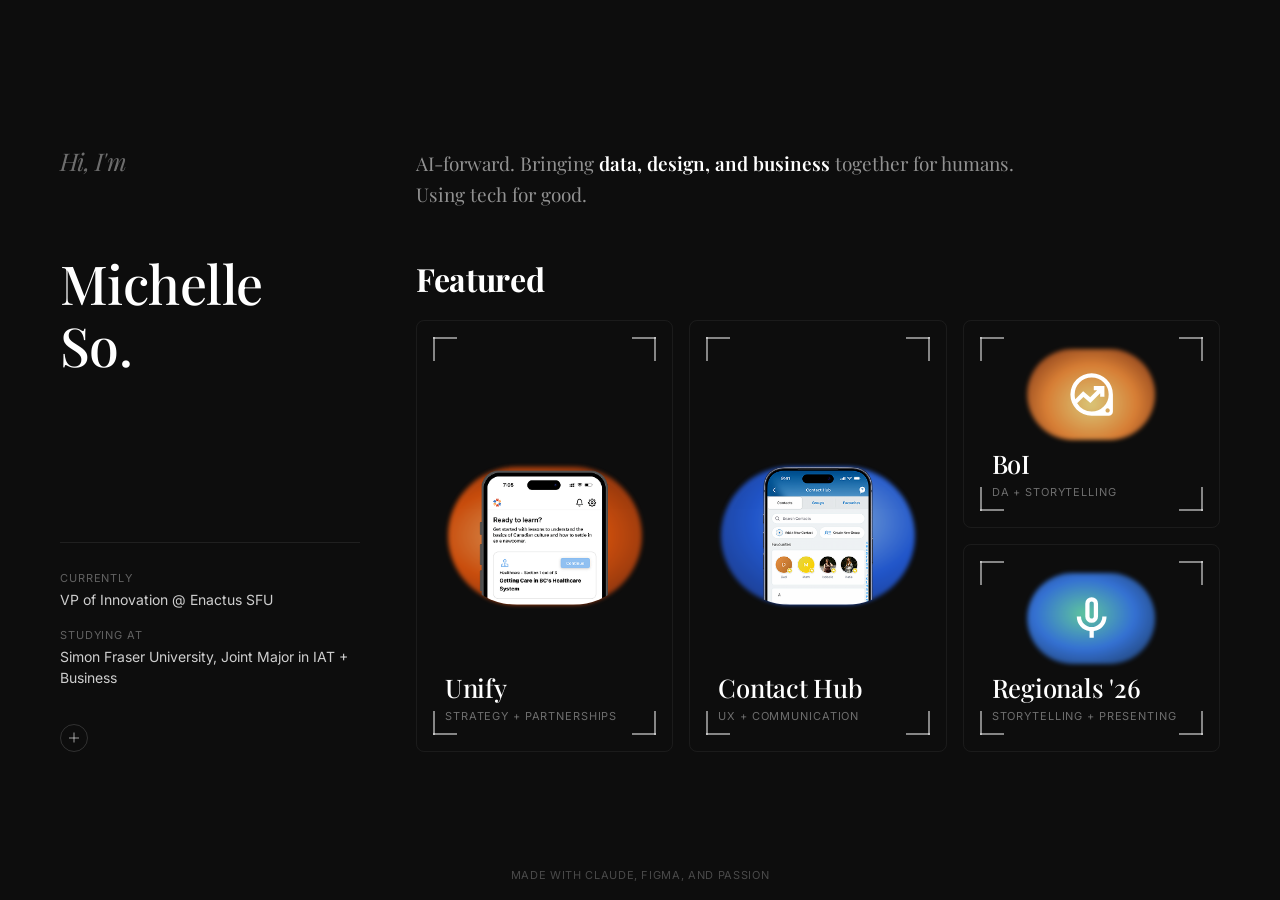
<file: index.html>
<!DOCTYPE html>
<html lang="en">
<head>
  <meta charset="UTF-8" />
  <meta name="viewport" content="width=device-width, initial-scale=1.0" />
  <title>Michelle So. · Portfolio</title>
  <link rel="stylesheet" href="css/index.css?v=19" />
</head>
<body>

  <!-- DARK: FEATURED -->
  <section class="dark-section" id="featured">

    <div class="hero-grid">

      <!-- LEFT: name + facts -->
      <div class="hero-left" id="heroLeft">
        <h1 class="hero-name">
          <span class="hero-greeting">Hi, I'm</span><br />
          Michelle<br />So.
        </h1>

        <div class="intro-facts">
          <div class="intro-fact">
            <span class="fact-key">Currently</span>
            <span class="fact-val">VP of Innovation @ Enactus SFU</span>
          </div>
          <div class="intro-fact">
            <span class="fact-key">Studying at</span>
            <span class="fact-val">Simon Fraser University, Joint Major in IAT + Business</span>
          </div>

          <div class="intro-more" id="introMore">
            <div class="intro-fact">
              <span class="fact-key">Concentrating in</span>
              <span class="fact-val"> <a href="https://www.sfu.ca/beedie/programs/undergraduate/bba-major/concentrations.html#mis" target="_blank"> Management Information Systems </a>, <a href="https://www.sfu.ca/siat/programs/undergraduate/prospective-students/degrees/concentrations.html"  target="_blank">AI and Data Sci. for Human-Centered Systems, Designing Interactions</a></span>
            </div>
            <div class="intro-fact">
              <span class="fact-key">Often</span>
              <span class="fact-val">Hiking, playing mahjong, or feeding in Valorant.</span>
            </div>
            <div class="intro-fact">
              <span class="fact-key">Contact</span>
              <span class="fact-val"><a href="mailto:xsmichelletk@gmail.com">xsmichelletk@gmail.com</a></span>
              <span class="fact-val"><a href="https://www.linkedin.com/in/michelle-so-221680295" target="_blank">LinkedIn</a></span>
            </div>
          </div>

          <div class="intro-expand" id="introExpand">
            <button class="intro-toggle" id="introToggle" type="button" aria-expanded="false" aria-controls="introMore" aria-label="Show more information">
              <span class="intro-toggle-icon"></span>
            </button>
          </div>
        </div>
      </div>

      <!-- RIGHT: why + featured grid -->
      <div class="hero-right">

        <div class="intro-why">
          <p class="intro-text">AI-forward. Bringing <strong>data, design, and business</strong> together for humans. Using tech for good.</p>
        </div>

        <div class="featured-block">
          <h2 class="featured-heading">Featured</h2>

          <div class="project-grid">

            <!-- unify. -->
            <a href="unify.html" class="project-card card-unify">
              <span class="bracket tl"></span>
              <span class="bracket tr"></span>
              <span class="bracket bl"></span>
              <span class="bracket br"></span>
              <div class="card-blob">
                <div class="blob-shape"></div>
                <div class="blob-image">
                  <img src="images/mockups/unify-phone.png" alt="" />
                </div>
              </div>
              <div class="card-info">
                <div class="card-name">Unify</div>
                <div class="card-tag">Strategy + Partnerships</div>
              </div>
              <div class="card-description">
                <p>My work at a start-up that empowers newcomers through education and community. Now <strong>live</strong> on the App Store.</p>
                <p>From <strong>UX</strong> audits to <strong>competitive analysis</strong> and <strong>outreach</strong>.</p>
              </div>
            </a>

            <!-- ch. -->
            <a href="ch.html" class="project-card card-ch">
              <span class="bracket tl"></span>
              <span class="bracket tr"></span>
              <span class="bracket bl"></span>
              <span class="bracket br"></span>
              <div class="card-blob">
                <div class="blob-shape"></div>
                <div class="blob-image">
                  <img src="images/mockups/contact hub phone.png" alt="" />
                </div>
              </div>
              <div class="card-info">
                <div class="card-name">Contact Hub</div>
                <div class="card-tag">UX + Communication</div>
              </div>
              <div class="card-description">
                <p>A project in collaboration with a confidential financial institution to improve their transfer function for customers.</p>
                <p>From <strong>user research</strong> to <strong>product strategy</strong> as a whole.</p>
              </div>
            </a>

            <!-- boi. -->
            <a href="boi.html" class="project-card card-boi">
              <span class="bracket tl"></span>
              <span class="bracket tr"></span>
              <span class="bracket bl"></span>
              <span class="bracket br"></span>
              <div class="card-blob">
                <div class="blob-shape"></div>
                <div class="blob-image">
                  <img src="images/icons/data%20exploration.svg" alt="" />
                </div>
              </div>
              <div class="card-info">
                <div class="card-name">BoI</div>
                <div class="card-tag">DA + Storytelling</div>
              </div>
              <div class="card-description">
                <p>Banking on Investment, storytelling findings on the influence of AI on banking.</p>
                <p>With <strong>data</strong> and <strong>web dev</strong>.</p>
              </div>
            </a>

            <!-- reg. -->
            <a href="reg.html" class="project-card card-reg">
              <span class="bracket tl"></span>
              <span class="bracket tr"></span>
              <span class="bracket bl"></span>
              <span class="bracket br"></span>
              <div class="card-blob">
                <div class="blob-shape"></div>
                <div class="blob-image">
                  <img src="images/icons/mic.svg" alt="" />
                </div>
              </div>
              <div class="card-info">
                <div class="card-name">Regionals '26</div>
                <div class="card-tag">Storytelling + Presenting</div>
              </div>
              <div class="card-description">
                <p>My learning experience presenting Unify in Enactus Canada's Western Regional Expo. Runner-up.</p>
              </div>
            </a>

          </div>
        </div>

      </div>

    </div>
  </section>

  <!-- FOOTER -->
  <footer class="site-footer">
    <p>made with claude, figma, and passion</p>
  </footer>

  <script>
    const heroLeft = document.getElementById('heroLeft');
    const introToggle = document.getElementById('introToggle');

    introToggle.addEventListener('click', () => {
      const isOpen = heroLeft.classList.toggle('open');
      introToggle.setAttribute('aria-expanded', String(isOpen));
    });
  </script>

</body>
</html>
</file>
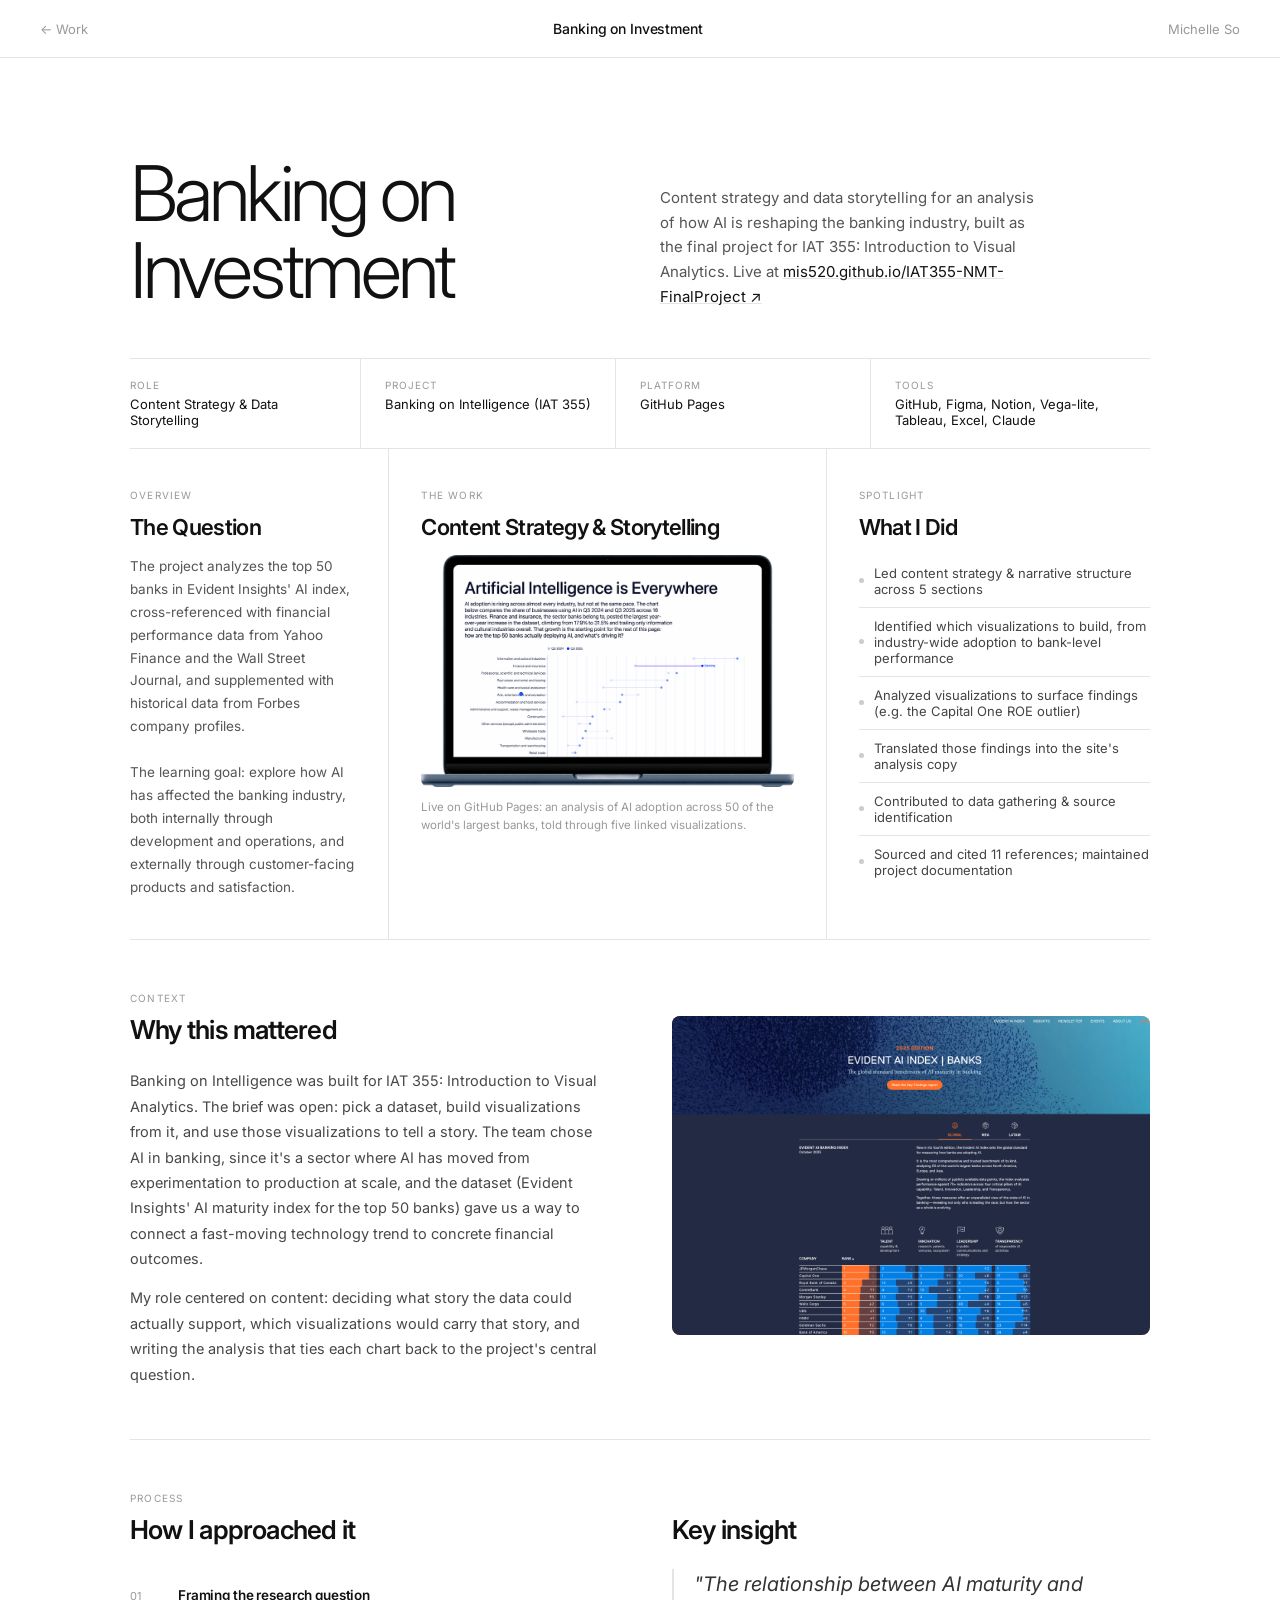
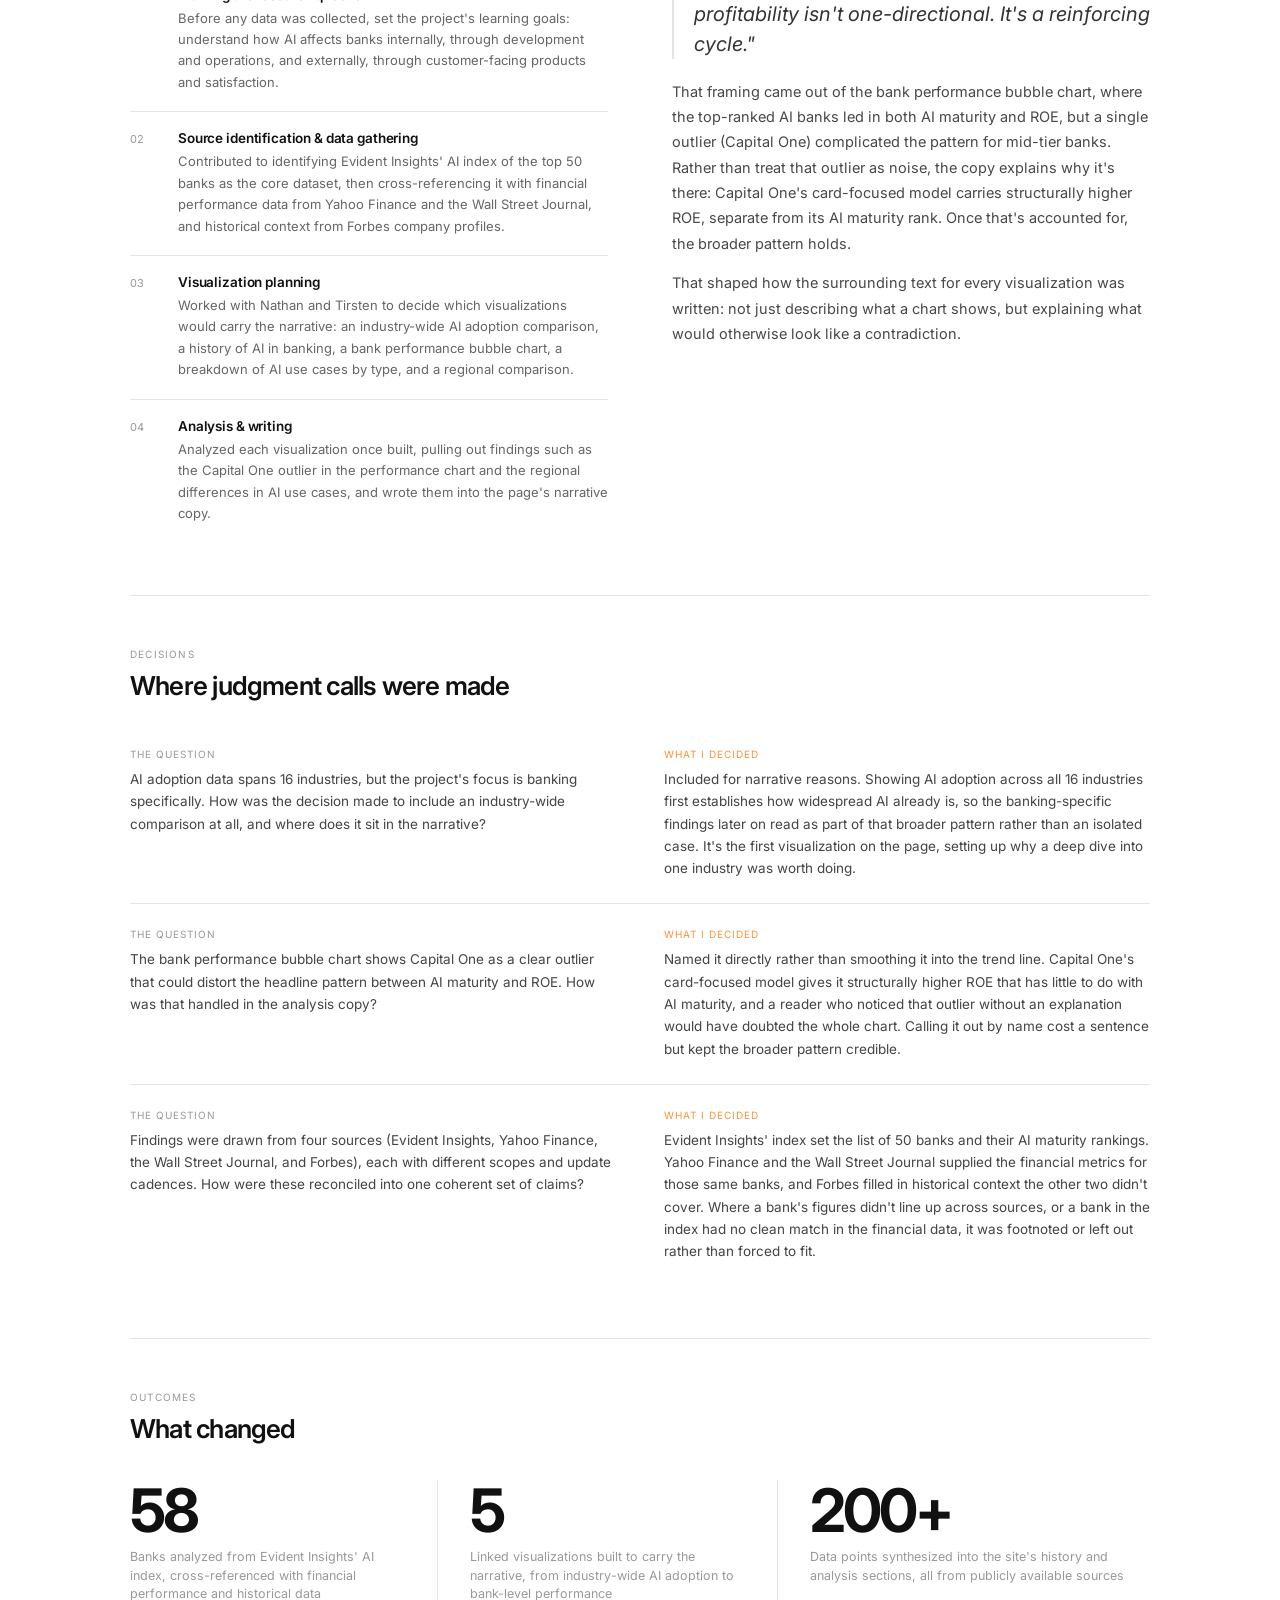
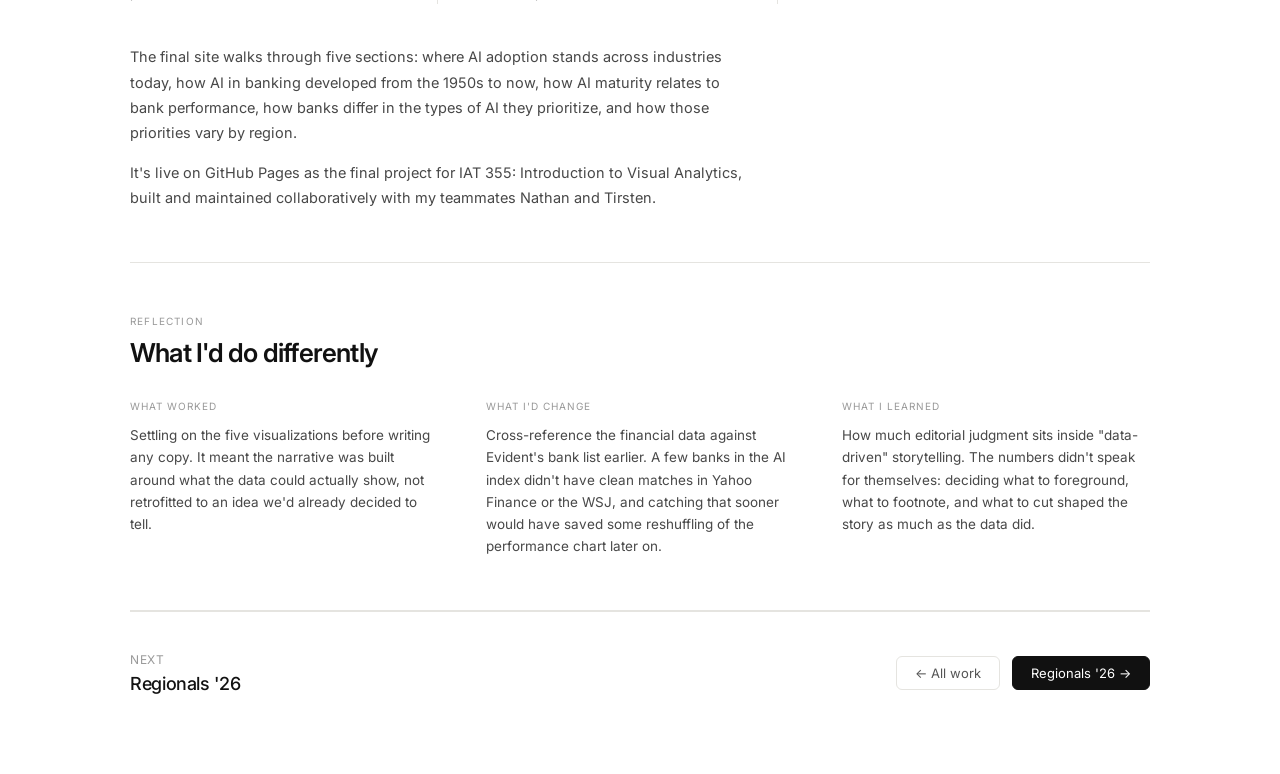
<file: boi.html>
<!DOCTYPE html>
<html lang="en">
<head>
  <meta charset="UTF-8" />
  <meta name="viewport" content="width=device-width, initial-scale=1.0" />
  <title>Banking on Investment · Michelle So</title>
  <link rel="stylesheet" href="css/boi.css" />
</head>
<body>

  <nav>
    <a href="index.html" class="nav-back">← Work</a>
    <span class="nav-title">Banking on Investment</span>
    <span class="nav-right">Michelle So</span>
  </nav>

  <div class="page">

    <!-- HERO -->
    <div class="cs-hero">
      <h1 class="cs-title">Banking on Investment</h1>
      <p class="cs-tagline">Content strategy and data storytelling for an analysis of how AI is reshaping the banking industry, built as the final project for IAT 355: Introduction to Visual Analytics. Live at <a href="https://mis520.github.io/IAT355-NMT-FinalProject/" target="_blank">mis520.github.io/IAT355-NMT-FinalProject ↗</a></p>
    </div>

    <!-- META -->
    <div class="meta-row">
      <div class="meta-cell">
        <div class="meta-key">Role</div>
        <div class="meta-val">Content Strategy &amp; Data Storytelling</div>
      </div>
      <div class="meta-cell">
        <div class="meta-key">Project</div>
        <div class="meta-val">Banking on Intelligence (IAT 355)</div>
      </div>
      <div class="meta-cell">
        <div class="meta-key">Platform</div>
        <div class="meta-val">GitHub Pages</div>
      </div>
      <div class="meta-cell">
        <div class="meta-key">Tools</div>
        <div class="meta-val">GitHub, Figma, Notion, Vega-lite, Tableau, Excel, Claude</div>
      </div>
    </div>

    <!-- OVERVIEW -->
    <div class="overview">
      <div class="ov-panel">
        <p class="ov-label">Overview</p>
        <h2 class="ov-heading">The Question</h2>
        <p class="ov-body">The project analyzes the top 50 banks in Evident Insights' AI index, cross-referenced with financial performance data from Yahoo Finance and the Wall Street Journal, and supplemented with historical data from Forbes company profiles.<br><br>The learning goal: explore how AI has affected the banking industry, both internally through development and operations, and externally through customer-facing products and satisfaction.</p>
      </div>

      <div class="ov-panel">
        <p class="ov-label">The Work</p>
        <h2 class="ov-heading">Content Strategy &amp; Storytelling</h2>
        <div class="ov-visual">
          <img src="images/mockups/banking-on-intelligence-macbook.png" alt="The Banking on Intelligence site homepage" />
        </div>
        <p class="ov-caption">Live on GitHub Pages: an analysis of AI adoption across 50 of the world's largest banks, told through five linked visualizations.</p>
      </div>

      <div class="ov-panel">
        <p class="ov-label">Spotlight</p>
        <h2 class="ov-heading">What I Did</h2>
        <div class="spotlight-list">
          <div class="sp-item"><span class="sp-dot"></span>Led content strategy &amp; narrative structure across 5 sections</div>
          <div class="sp-item"><span class="sp-dot"></span>Identified which visualizations to build, from industry-wide adoption to bank-level performance</div>
          <div class="sp-item"><span class="sp-dot"></span>Analyzed visualizations to surface findings (e.g. the Capital One ROE outlier)</div>
          <div class="sp-item"><span class="sp-dot"></span>Translated those findings into the site's analysis copy</div>
          <div class="sp-item"><span class="sp-dot"></span>Contributed to data gathering &amp; source identification</div>
          <div class="sp-item"><span class="sp-dot"></span>Sourced and cited 11 references; maintained project documentation</div>
        </div>
      </div>
    </div>

    <!-- CONTEXT -->
    <div class="cs-section">
      <p class="s-label">Context</p>
      <div class="two-col">
        <div>
          <h2 class="s-heading">Why this mattered</h2>
          <div class="s-body">
            <p>Banking on Intelligence was built for IAT 355: Introduction to Visual Analytics. The brief was open: pick a dataset, build visualizations from it, and use those visualizations to tell a story. The team chose AI in banking, since it's a sector where AI has moved from experimentation to production at scale, and the dataset (Evident Insights' AI maturity index for the top 50 banks) gave us a way to connect a fast-moving technology trend to concrete financial outcomes.</p>
            <p>My role centered on content: deciding what story the data could actually support, which visualizations would carry that story, and writing the analysis that ties each chart back to the project's central question.</p>
          </div>
        </div>
        <div>
          <div class="context-visual">
            <img src="images/mockups/evident-ai-ss.png" alt="Evident Insights' AI Index for banks, the project's core dataset" />
          </div>
        </div>
      </div>
    </div>

    <!-- PROCESS -->
    <div class="cs-section">
      <p class="s-label">Process</p>
      <div class="two-col">
        <div>
          <h2 class="s-heading">How I approached it</h2>
          <div class="steps">
            <div class="step">
              <div class="step-num">01</div>
              <div class="step-content">
                <h4>Framing the research question</h4>
                <p>Before any data was collected, set the project's learning goals: understand how AI affects banks internally, through development and operations, and externally, through customer-facing products and satisfaction.</p>
              </div>
            </div>
            <div class="step">
              <div class="step-num">02</div>
              <div class="step-content">
                <h4>Source identification &amp; data gathering</h4>
                <p>Contributed to identifying Evident Insights' AI index of the top 50 banks as the core dataset, then cross-referencing it with financial performance data from Yahoo Finance and the Wall Street Journal, and historical context from Forbes company profiles.</p>
              </div>
            </div>
            <div class="step">
              <div class="step-num">03</div>
              <div class="step-content">
                <h4>Visualization planning</h4>
                <p>Worked with Nathan and Tirsten to decide which visualizations would carry the narrative: an industry-wide AI adoption comparison, a history of AI in banking, a bank performance bubble chart, a breakdown of AI use cases by type, and a regional comparison.</p>
              </div>
            </div>
            <div class="step">
              <div class="step-num">04</div>
              <div class="step-content">
                <h4>Analysis &amp; writing</h4>
                <p>Analyzed each visualization once built, pulling out findings such as the Capital One outlier in the performance chart and the regional differences in AI use cases, and wrote them into the page's narrative copy.</p>
              </div>
            </div>
          </div>
        </div>
        <div>
          <h2 class="s-heading">Key insight</h2>
          <p class="pull-quote">"The relationship between AI maturity and profitability isn't one-directional. It's a reinforcing cycle."</p>
          <div class="s-body">
            <p>That framing came out of the bank performance bubble chart, where the top-ranked AI banks led in both AI maturity and ROE, but a single outlier (Capital One) complicated the pattern for mid-tier banks. Rather than treat that outlier as noise, the copy explains why it's there: Capital One's card-focused model carries structurally higher ROE, separate from its AI maturity rank. Once that's accounted for, the broader pattern holds.</p>
            <p>That shaped how the surrounding text for every visualization was written: not just describing what a chart shows, but explaining what would otherwise look like a contradiction.</p>
          </div>
        </div>
      </div>
    </div>

    <!-- DECISIONS -->
    <div class="cs-section">
      <p class="s-label">Decisions</p>
      <h2 class="s-heading">Where judgment calls were made</h2>

      <div class="decision">
        <div>
          <div class="d-label">The question</div>
          <p class="d-text">AI adoption data spans 16 industries, but the project's focus is banking specifically. How was the decision made to include an industry-wide comparison at all, and where does it sit in the narrative?</p>
        </div>
        <div>
          <div class="d-label answer">What I decided</div>
          <p class="d-text">Included for narrative reasons. Showing AI adoption across all 16 industries first establishes how widespread AI already is, so the banking-specific findings later on read as part of that broader pattern rather than an isolated case. It's the first visualization on the page, setting up why a deep dive into one industry was worth doing.</p>
        </div>
      </div>

      <div class="decision">
        <div>
          <div class="d-label">The question</div>
          <p class="d-text">The bank performance bubble chart shows Capital One as a clear outlier that could distort the headline pattern between AI maturity and ROE. How was that handled in the analysis copy?</p>
        </div>
        <div>
          <div class="d-label answer">What I decided</div>
          <p class="d-text">Named it directly rather than smoothing it into the trend line. Capital One's card-focused model gives it structurally higher ROE that has little to do with AI maturity, and a reader who noticed that outlier without an explanation would have doubted the whole chart. Calling it out by name cost a sentence but kept the broader pattern credible.</p>
        </div>
      </div>

      <div class="decision">
        <div>
          <div class="d-label">The question</div>
          <p class="d-text">Findings were drawn from four sources (Evident Insights, Yahoo Finance, the Wall Street Journal, and Forbes), each with different scopes and update cadences. How were these reconciled into one coherent set of claims?</p>
        </div>
        <div>
          <div class="d-label answer">What I decided</div>
          <p class="d-text">Evident Insights' index set the list of 50 banks and their AI maturity rankings. Yahoo Finance and the Wall Street Journal supplied the financial metrics for those same banks, and Forbes filled in historical context the other two didn't cover. Where a bank's figures didn't line up across sources, or a bank in the index had no clean match in the financial data, it was footnoted or left out rather than forced to fit.</p>
        </div>
      </div>
    </div>

    <!-- OUTCOMES -->
    <div class="cs-section">
      <p class="s-label">Outcomes</p>
      <h2 class="s-heading" style="margin-bottom: 36px;">What changed</h2>

      <div class="stat-row">
        <div class="stat-cell">
          <div class="stat-num">58</div>
          <div class="stat-desc">Banks analyzed from Evident Insights' AI index, cross-referenced with financial performance and historical data</div>
        </div>
        <div class="stat-cell">
          <div class="stat-num">5</div>
          <div class="stat-desc">Linked visualizations built to carry the narrative, from industry-wide AI adoption to bank-level performance</div>
        </div>
        <div class="stat-cell">
          <div class="stat-num">200+</div>
          <div class="stat-desc">Data points synthesized into the site's history and analysis sections, all from publicly available sources</div>
        </div>
      </div>

      <div class="s-body">
        <p>The final site walks through five sections: where AI adoption stands across industries today, how AI in banking developed from the 1950s to now, how AI maturity relates to bank performance, how banks differ in the types of AI they prioritize, and how those priorities vary by region.</p>
        <p>It's live on GitHub Pages as the final project for IAT 355: Introduction to Visual Analytics, built and maintained collaboratively with my teammates Nathan and Tirsten.</p>
      </div>
    </div>

    <!-- REFLECTION -->
    <div class="cs-section">
      <p class="s-label">Reflection</p>
      <h2 class="s-heading" style="margin-bottom: 32px;">What I'd do differently</h2>
      <div class="reflection-row">
        <div>
          <div class="r-label">What worked</div>
          <p class="r-text">Settling on the five visualizations before writing any copy. It meant the narrative was built around what the data could actually show, not retrofitted to an idea we'd already decided to tell.</p>
        </div>
        <div>
          <div class="r-label">What I'd change</div>
          <p class="r-text">Cross-reference the financial data against Evident's bank list earlier. A few banks in the AI index didn't have clean matches in Yahoo Finance or the WSJ, and catching that sooner would have saved some reshuffling of the performance chart later on.</p>
        </div>
        <div>
          <div class="r-label">What I learned</div>
          <p class="r-text">How much editorial judgment sits inside "data-driven" storytelling. The numbers didn't speak for themselves: deciding what to foreground, what to footnote, and what to cut shaped the story as much as the data did.</p>
        </div>
      </div>
    </div>

    <!-- FOOTER -->
    <div class="cs-footer">
      <div>
        <div class="footer-next">Next</div>
        <div class="footer-project">Regionals '26</div>
      </div>
      <div class="footer-links">
        <a href="index.html" class="f-link">← All work</a>
        <a href="reg.html" class="f-link primary">Regionals '26 →</a>
      </div>
    </div>

  </div>
</body>
</html>
</file>
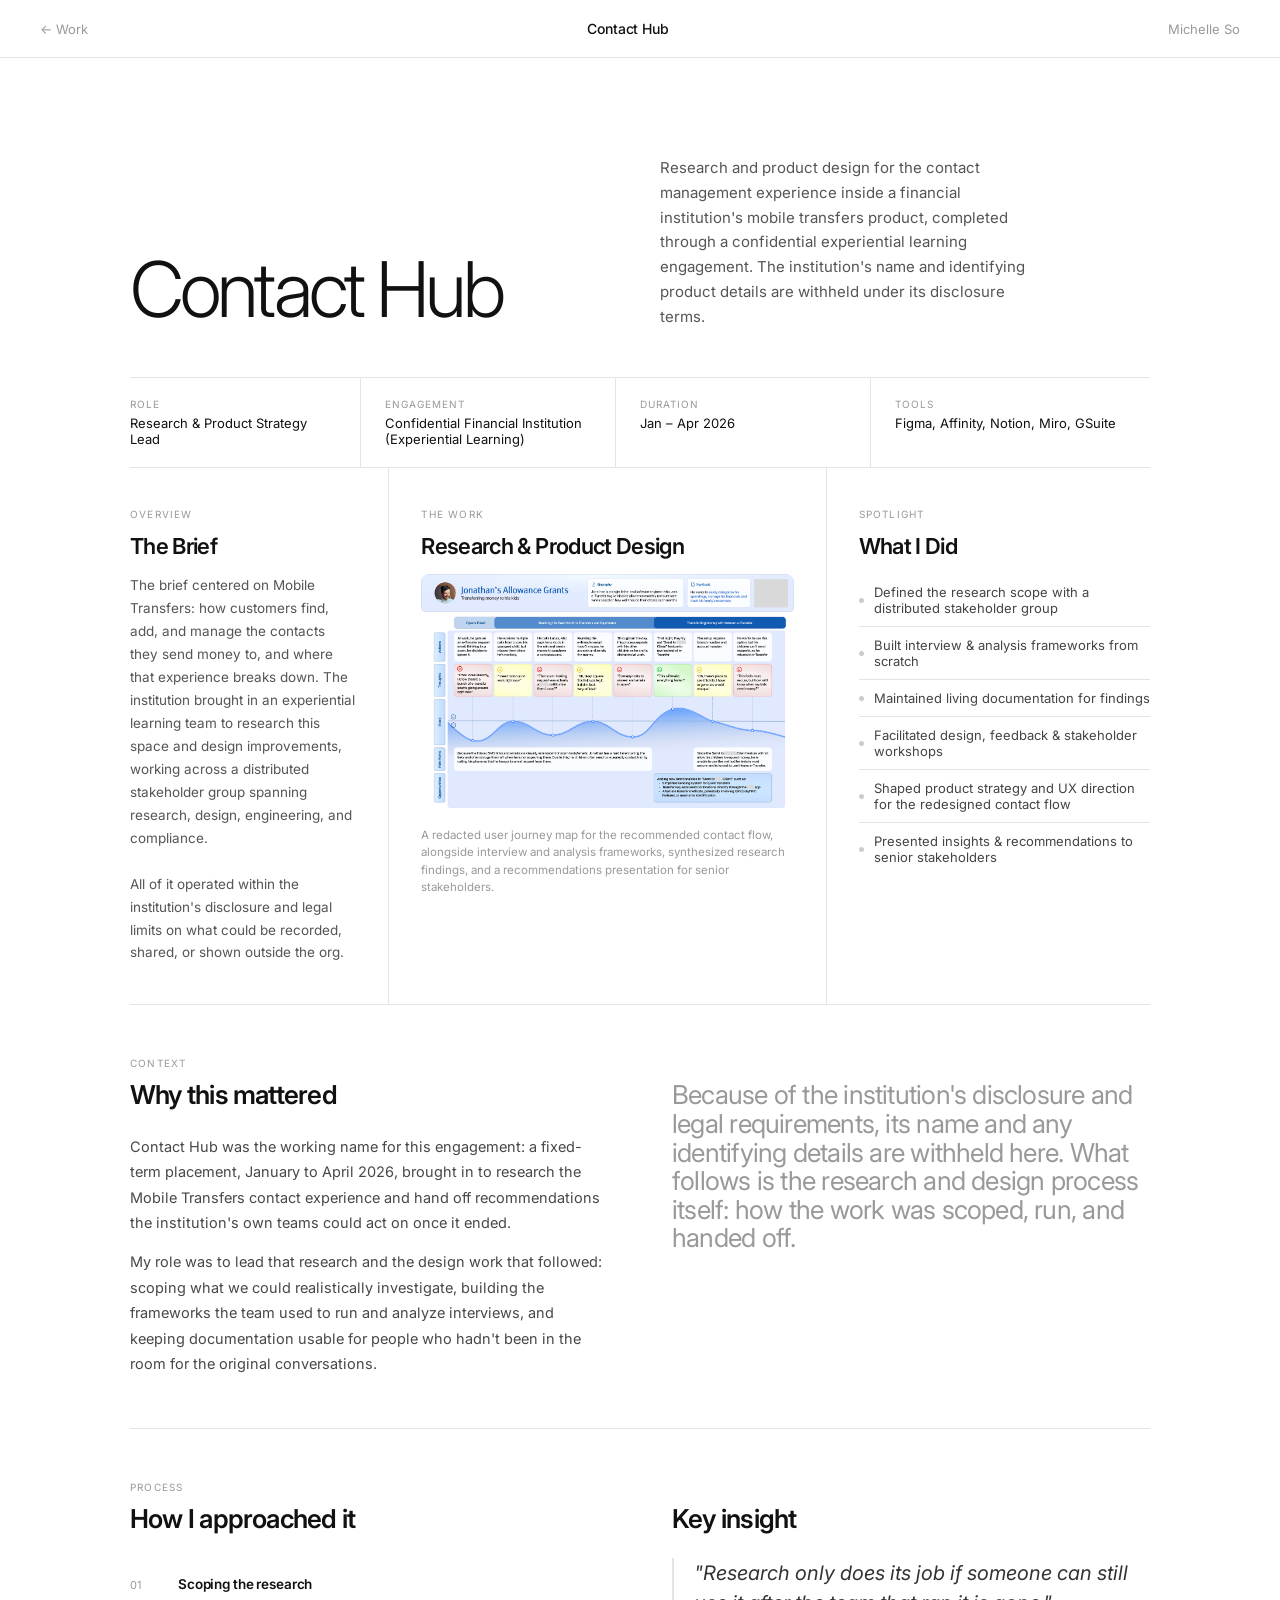
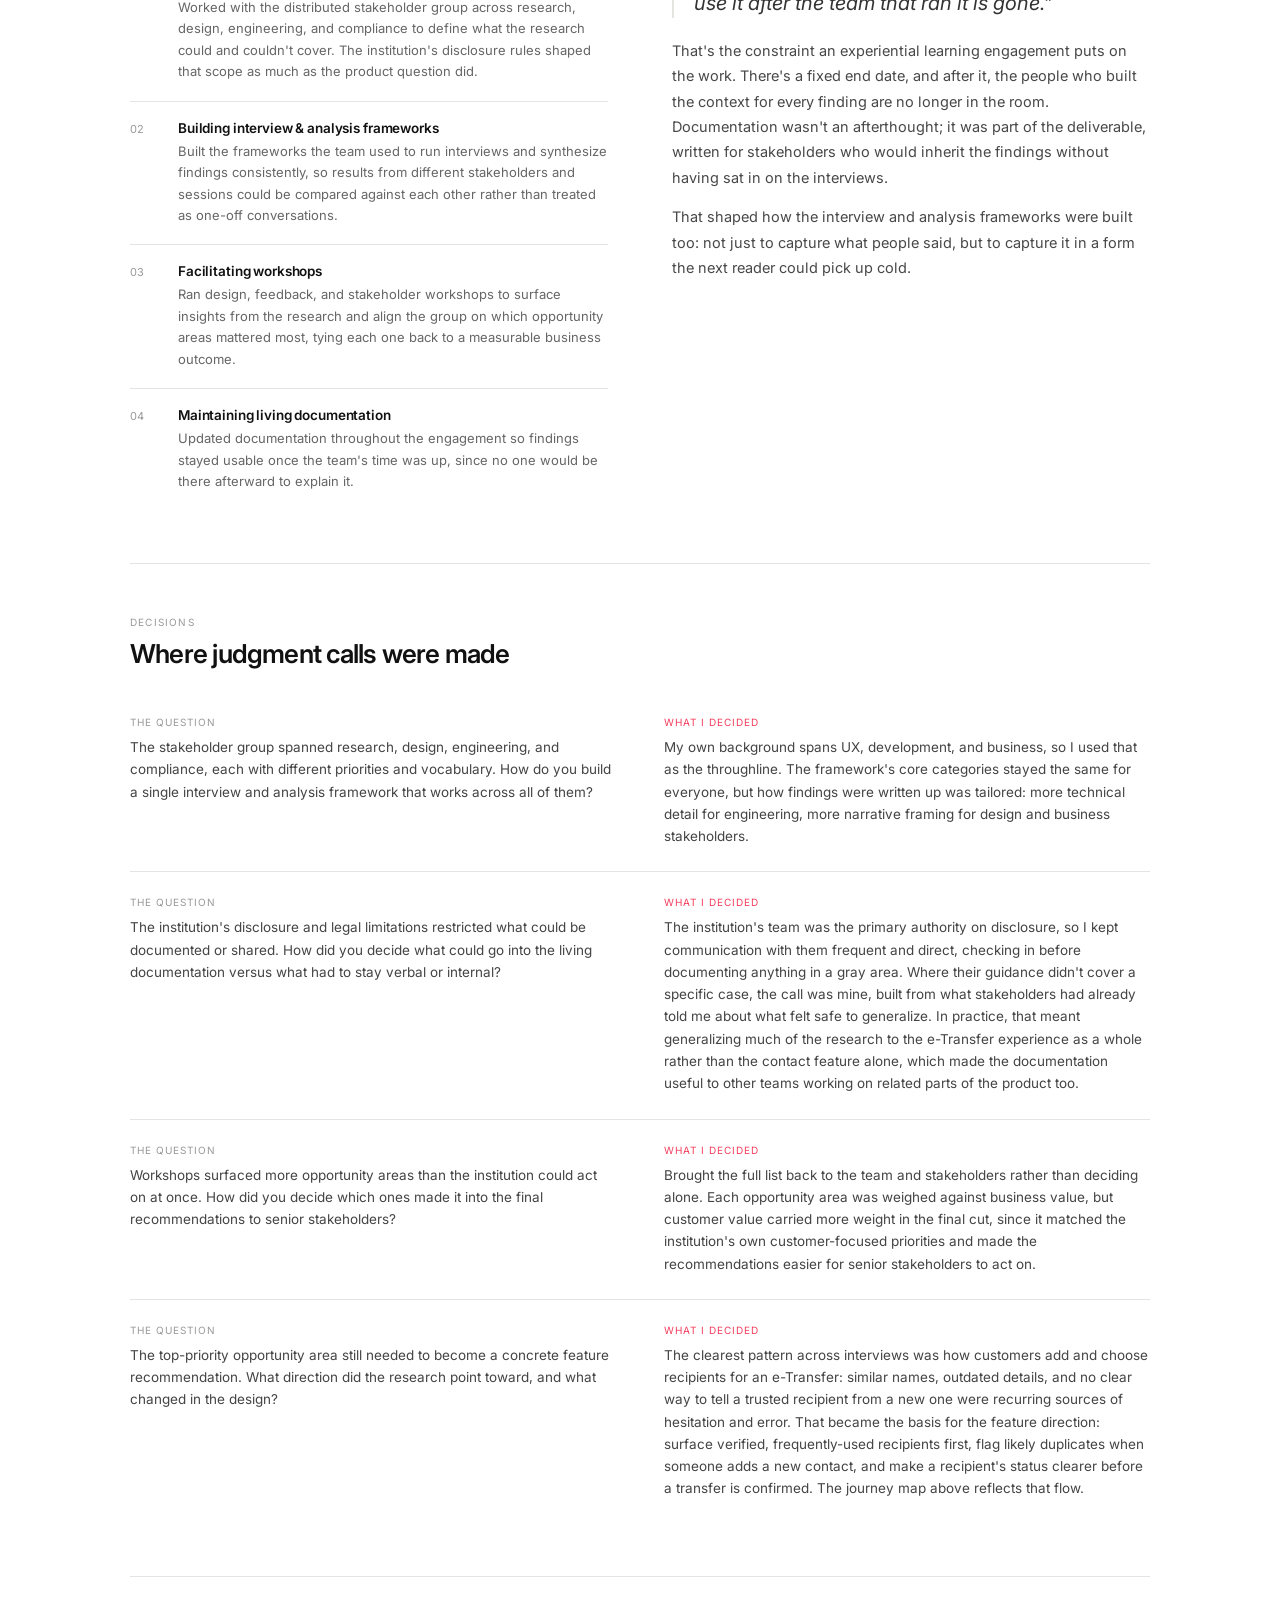
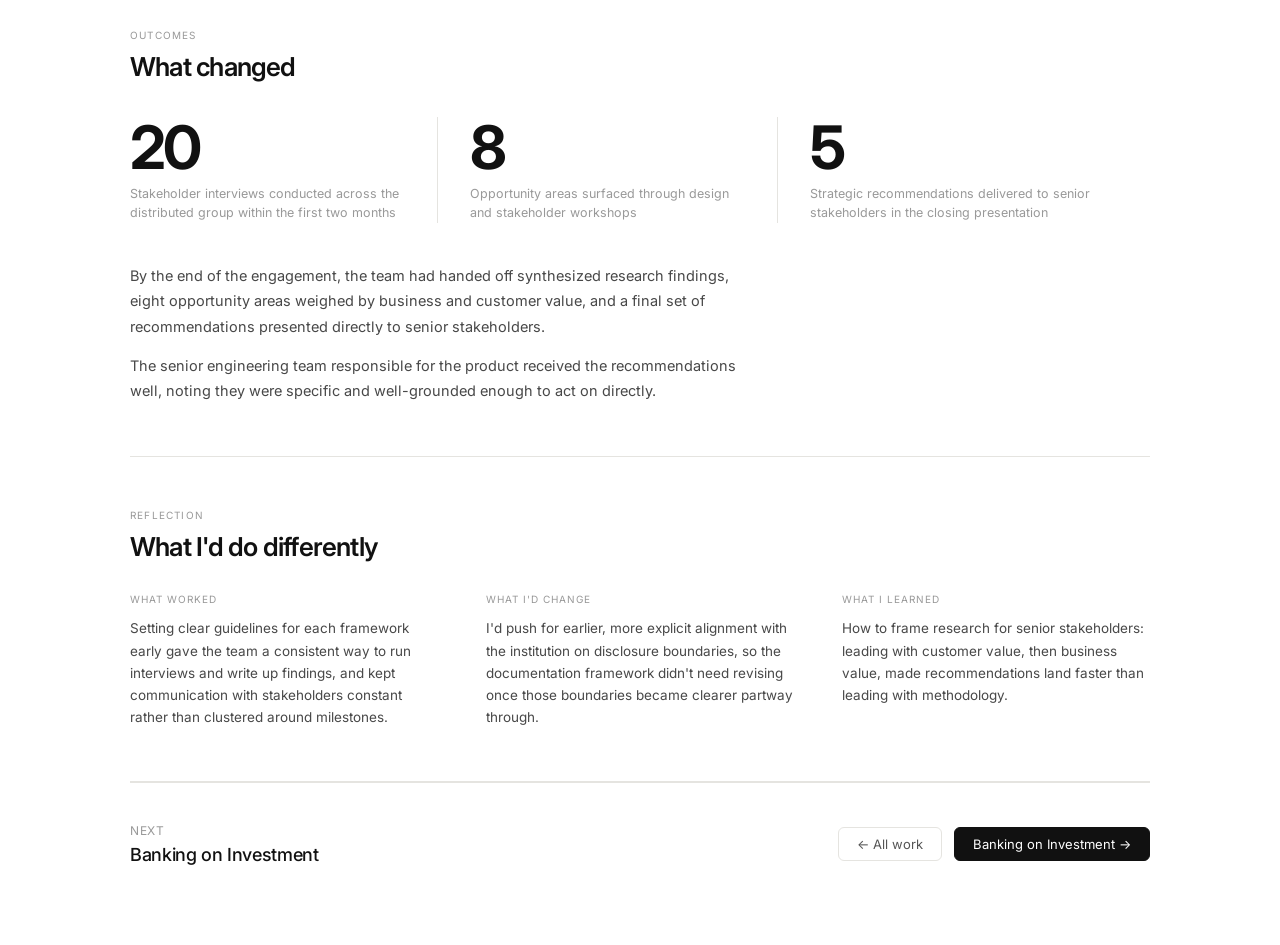
<file: ch.html>
<!DOCTYPE html>
<html lang="en">
<head>
  <meta charset="UTF-8" />
  <meta name="viewport" content="width=device-width, initial-scale=1.0" />
  <title>Contact Hub · Michelle So</title>
  <link rel="stylesheet" href="css/ch.css" />
</head>
<body>

  <nav>
    <a href="index.html" class="nav-back">← Work</a>
    <span class="nav-title">Contact Hub</span>
    <span class="nav-right">Michelle So</span>
  </nav>

  <div class="page">

    <!-- HERO -->
    <div class="cs-hero">
      <h1 class="cs-title">Contact Hub</h1>
      <p class="cs-tagline">Research and product design for the contact management experience inside a financial institution's mobile transfers product, completed through a confidential experiential learning engagement. The institution's name and identifying product details are withheld under its disclosure terms.</p>
    </div>

    <!-- META -->
    <div class="meta-row">
      <div class="meta-cell">
        <div class="meta-key">Role</div>
        <div class="meta-val">Research &amp; Product Strategy Lead</div>
      </div>
      <div class="meta-cell">
        <div class="meta-key">Engagement</div>
        <div class="meta-val">Confidential Financial Institution (Experiential Learning)</div>
      </div>
      <div class="meta-cell">
        <div class="meta-key">Duration</div>
        <div class="meta-val">Jan – Apr 2026</div>
      </div>
      <div class="meta-cell">
        <div class="meta-key">Tools</div>
        <div class="meta-val">Figma, Affinity, Notion, Miro, GSuite</div>
      </div>
    </div>

    <!-- OVERVIEW -->
    <div class="overview">
      <div class="ov-panel">
        <p class="ov-label">Overview</p>
        <h2 class="ov-heading">The Brief</h2>
        <p class="ov-body">The brief centered on Mobile Transfers: how customers find, add, and manage the contacts they send money to, and where that experience breaks down. The institution brought in an experiential learning team to research this space and design improvements, working across a distributed stakeholder group spanning research, design, engineering, and compliance.<br><br>All of it operated within the institution's disclosure and legal limits on what could be recorded, shared, or shown outside the org.</p>
      </div>

      <div class="ov-panel">
        <p class="ov-label">The Work</p>
        <h2 class="ov-heading">Research &amp; Product Design</h2>
        <div class="ov-visual">
          <img src="images/Contact Hub User Journey (Redacted).png" alt="Redacted user journey map for the recommended contact management flow" />
        </div>
        <p class="ov-caption">A redacted user journey map for the recommended contact flow, alongside interview and analysis frameworks, synthesized research findings, and a recommendations presentation for senior stakeholders.</p>
      </div>

      <div class="ov-panel">
        <p class="ov-label">Spotlight</p>
        <h2 class="ov-heading">What I Did</h2>
        <div class="spotlight-list">
          <div class="sp-item"><span class="sp-dot"></span>Defined the research scope with a distributed stakeholder group</div>
          <div class="sp-item"><span class="sp-dot"></span>Built interview &amp; analysis frameworks from scratch</div>
          <div class="sp-item"><span class="sp-dot"></span>Maintained living documentation for findings</div>
          <div class="sp-item"><span class="sp-dot"></span>Facilitated design, feedback &amp; stakeholder workshops</div>
          <div class="sp-item"><span class="sp-dot"></span>Shaped product strategy and UX direction for the redesigned contact flow</div>
          <div class="sp-item"><span class="sp-dot"></span>Presented insights &amp; recommendations to senior stakeholders</div>
        </div>
      </div>
    </div>

    <!-- CONTEXT -->
    <div class="cs-section">
      <p class="s-label">Context</p>
      <div class="two-col">
        <div>
          <h2 class="s-heading">Why this mattered</h2>
          <div class="s-body">
            <p>Contact Hub was the working name for this engagement: a fixed-term placement, January to April 2026, brought in to research the Mobile Transfers contact experience and hand off recommendations the institution's own teams could act on once it ended.</p>
            <p>My role was to lead that research and the design work that followed: scoping what we could realistically investigate, building the frameworks the team used to run and analyze interviews, and keeping documentation usable for people who hadn't been in the room for the original conversations.</p>
          </div>
        </div>
        <div>
          <h2 class="s-heading" style="color: var(--muted); font-weight: 400;">Because of the institution's disclosure and legal requirements, its name and any identifying details are withheld here. What follows is the research and design process itself: how the work was scoped, run, and handed off.</h2>
        </div>
      </div>
    </div>

    <!-- PROCESS -->
    <div class="cs-section">
      <p class="s-label">Process</p>
      <div class="two-col">
        <div>
          <h2 class="s-heading">How I approached it</h2>
          <div class="steps">
            <div class="step">
              <div class="step-num">01</div>
              <div class="step-content">
                <h4>Scoping the research</h4>
                <p>Worked with the distributed stakeholder group across research, design, engineering, and compliance to define what the research could and couldn't cover. The institution's disclosure rules shaped that scope as much as the product question did.</p>
              </div>
            </div>
            <div class="step">
              <div class="step-num">02</div>
              <div class="step-content">
                <h4>Building interview &amp; analysis frameworks</h4>
                <p>Built the frameworks the team used to run interviews and synthesize findings consistently, so results from different stakeholders and sessions could be compared against each other rather than treated as one-off conversations.</p>
              </div>
            </div>
            <div class="step">
              <div class="step-num">03</div>
              <div class="step-content">
                <h4>Facilitating workshops</h4>
                <p>Ran design, feedback, and stakeholder workshops to surface insights from the research and align the group on which opportunity areas mattered most, tying each one back to a measurable business outcome.</p>
              </div>
            </div>
            <div class="step">
              <div class="step-num">04</div>
              <div class="step-content">
                <h4>Maintaining living documentation</h4>
                <p>Updated documentation throughout the engagement so findings stayed usable once the team's time was up, since no one would be there afterward to explain it.</p>
              </div>
            </div>
          </div>
        </div>
        <div>
          <h2 class="s-heading">Key insight</h2>
          <p class="pull-quote">"Research only does its job if someone can still use it after the team that ran it is gone."</p>
          <div class="s-body">
            <p>That's the constraint an experiential learning engagement puts on the work. There's a fixed end date, and after it, the people who built the context for every finding are no longer in the room. Documentation wasn't an afterthought; it was part of the deliverable, written for stakeholders who would inherit the findings without having sat in on the interviews.</p>
            <p>That shaped how the interview and analysis frameworks were built too: not just to capture what people said, but to capture it in a form the next reader could pick up cold.</p>
          </div>
        </div>
      </div>
    </div>

    <!-- DECISIONS -->
    <div class="cs-section">
      <p class="s-label">Decisions</p>
      <h2 class="s-heading">Where judgment calls were made</h2>

      <div class="decision">
        <div>
          <div class="d-label">The question</div>
          <p class="d-text">The stakeholder group spanned research, design, engineering, and compliance, each with different priorities and vocabulary. How do you build a single interview and analysis framework that works across all of them?</p>
        </div>
        <div>
          <div class="d-label answer">What I decided</div>
          <p class="d-text">My own background spans UX, development, and business, so I used that as the throughline. The framework's core categories stayed the same for everyone, but how findings were written up was tailored: more technical detail for engineering, more narrative framing for design and business stakeholders.</p>
        </div>
      </div>

      <div class="decision">
        <div>
          <div class="d-label">The question</div>
          <p class="d-text">The institution's disclosure and legal limitations restricted what could be documented or shared. How did you decide what could go into the living documentation versus what had to stay verbal or internal?</p>
        </div>
        <div>
          <div class="d-label answer">What I decided</div>
          <p class="d-text">The institution's team was the primary authority on disclosure, so I kept communication with them frequent and direct, checking in before documenting anything in a gray area. Where their guidance didn't cover a specific case, the call was mine, built from what stakeholders had already told me about what felt safe to generalize. In practice, that meant generalizing much of the research to the e-Transfer experience as a whole rather than the contact feature alone, which made the documentation useful to other teams working on related parts of the product too.</p>
        </div>
      </div>

      <div class="decision">
        <div>
          <div class="d-label">The question</div>
          <p class="d-text">Workshops surfaced more opportunity areas than the institution could act on at once. How did you decide which ones made it into the final recommendations to senior stakeholders?</p>
        </div>
        <div>
          <div class="d-label answer">What I decided</div>
          <p class="d-text">Brought the full list back to the team and stakeholders rather than deciding alone. Each opportunity area was weighed against business value, but customer value carried more weight in the final cut, since it matched the institution's own customer-focused priorities and made the recommendations easier for senior stakeholders to act on.</p>
        </div>
      </div>

      <div class="decision">
        <div>
          <div class="d-label">The question</div>
          <p class="d-text">The top-priority opportunity area still needed to become a concrete feature recommendation. What direction did the research point toward, and what changed in the design?</p>
        </div>
        <div>
          <div class="d-label answer">What I decided</div>
          <p class="d-text">The clearest pattern across interviews was how customers add and choose recipients for an e-Transfer: similar names, outdated details, and no clear way to tell a trusted recipient from a new one were recurring sources of hesitation and error. That became the basis for the feature direction: surface verified, frequently-used recipients first, flag likely duplicates when someone adds a new contact, and make a recipient's status clearer before a transfer is confirmed. The journey map above reflects that flow.</p>
        </div>
      </div>
    </div>

    <!-- OUTCOMES -->
    <div class="cs-section">
      <p class="s-label">Outcomes</p>
      <h2 class="s-heading" style="margin-bottom: 36px;">What changed</h2>

      <div class="stat-row">
        <div class="stat-cell">
          <div class="stat-num">20</div>
          <div class="stat-desc">Stakeholder interviews conducted across the distributed group within the first two months</div>
        </div>
        <div class="stat-cell">
          <div class="stat-num">8</div>
          <div class="stat-desc">Opportunity areas surfaced through design and stakeholder workshops</div>
        </div>
        <div class="stat-cell">
          <div class="stat-num">5</div>
          <div class="stat-desc">Strategic recommendations delivered to senior stakeholders in the closing presentation</div>
        </div>
      </div>

      <div class="s-body">
        <p>By the end of the engagement, the team had handed off synthesized research findings, eight opportunity areas weighed by business and customer value, and a final set of recommendations presented directly to senior stakeholders.</p>
        <p>The senior engineering team responsible for the product received the recommendations well, noting they were specific and well-grounded enough to act on directly.</p>
      </div>
    </div>

    <!-- REFLECTION -->
    <div class="cs-section">
      <p class="s-label">Reflection</p>
      <h2 class="s-heading" style="margin-bottom: 32px;">What I'd do differently</h2>
      <div class="reflection-row">
        <div>
          <div class="r-label">What worked</div>
          <p class="r-text">Setting clear guidelines for each framework early gave the team a consistent way to run interviews and write up findings, and kept communication with stakeholders constant rather than clustered around milestones.</p>
        </div>
        <div>
          <div class="r-label">What I'd change</div>
          <p class="r-text">I'd push for earlier, more explicit alignment with the institution on disclosure boundaries, so the documentation framework didn't need revising once those boundaries became clearer partway through.</p>
        </div>
        <div>
          <div class="r-label">What I learned</div>
          <p class="r-text">How to frame research for senior stakeholders: leading with customer value, then business value, made recommendations land faster than leading with methodology.</p>
        </div>
      </div>
    </div>

    <!-- FOOTER -->
    <div class="cs-footer">
      <div>
        <div class="footer-next">Next</div>
        <div class="footer-project">Banking on Investment</div>
      </div>
      <div class="footer-links">
        <a href="index.html" class="f-link">← All work</a>
        <a href="boi.html" class="f-link primary">Banking on Investment →</a>
      </div>
    </div>

  </div>
</body>
</html>
</file>
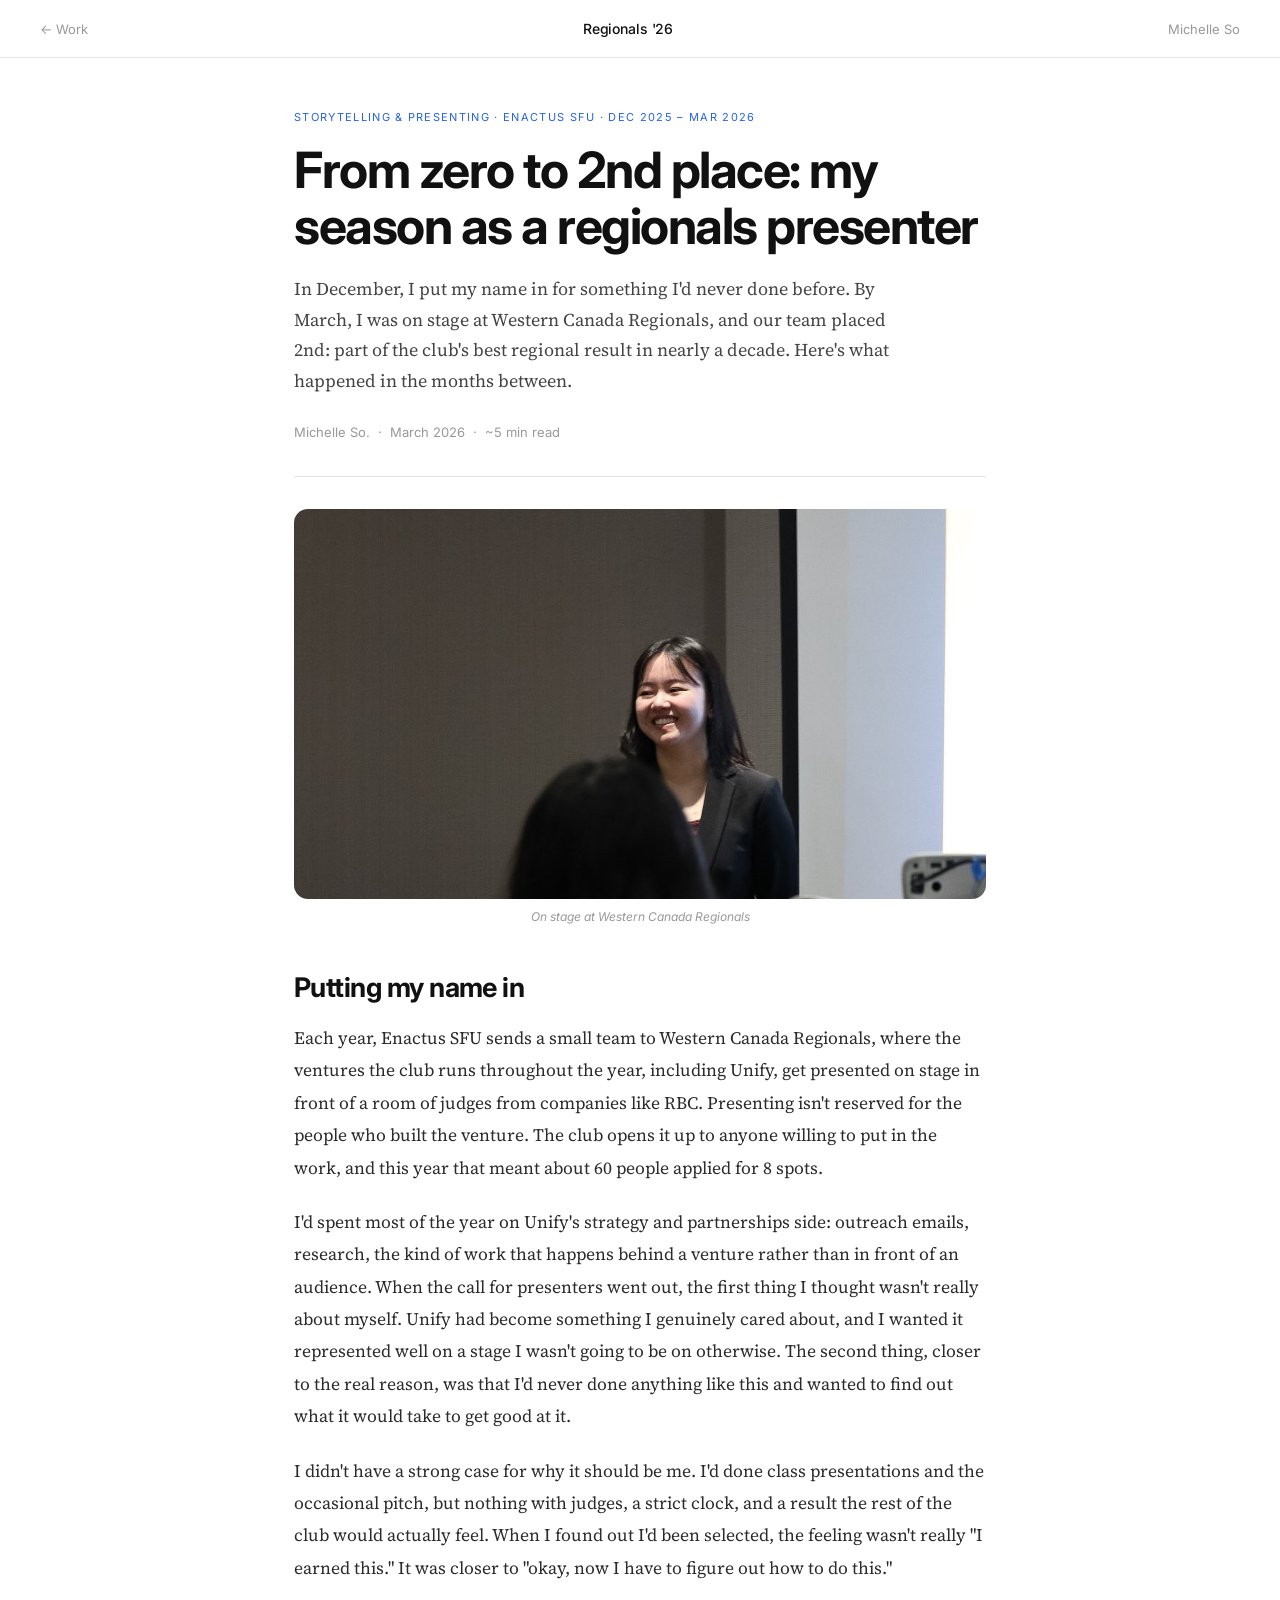
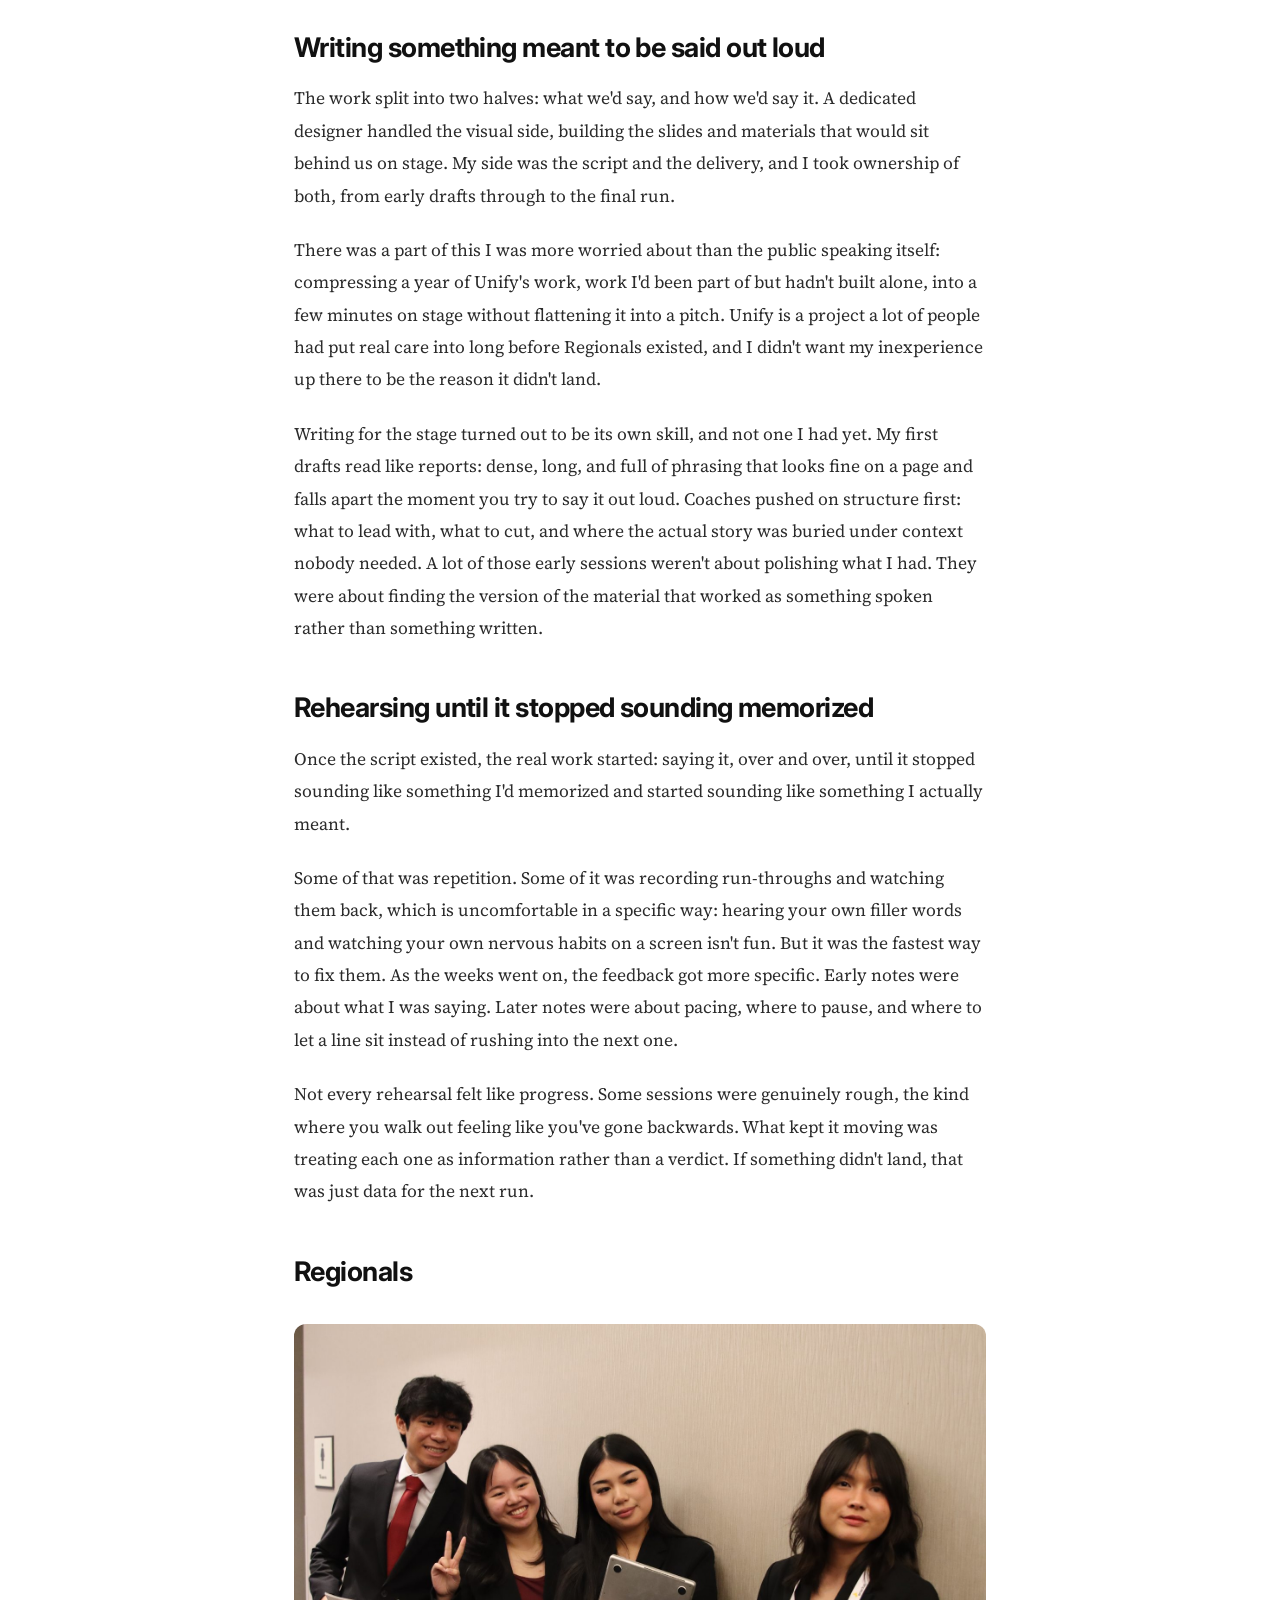
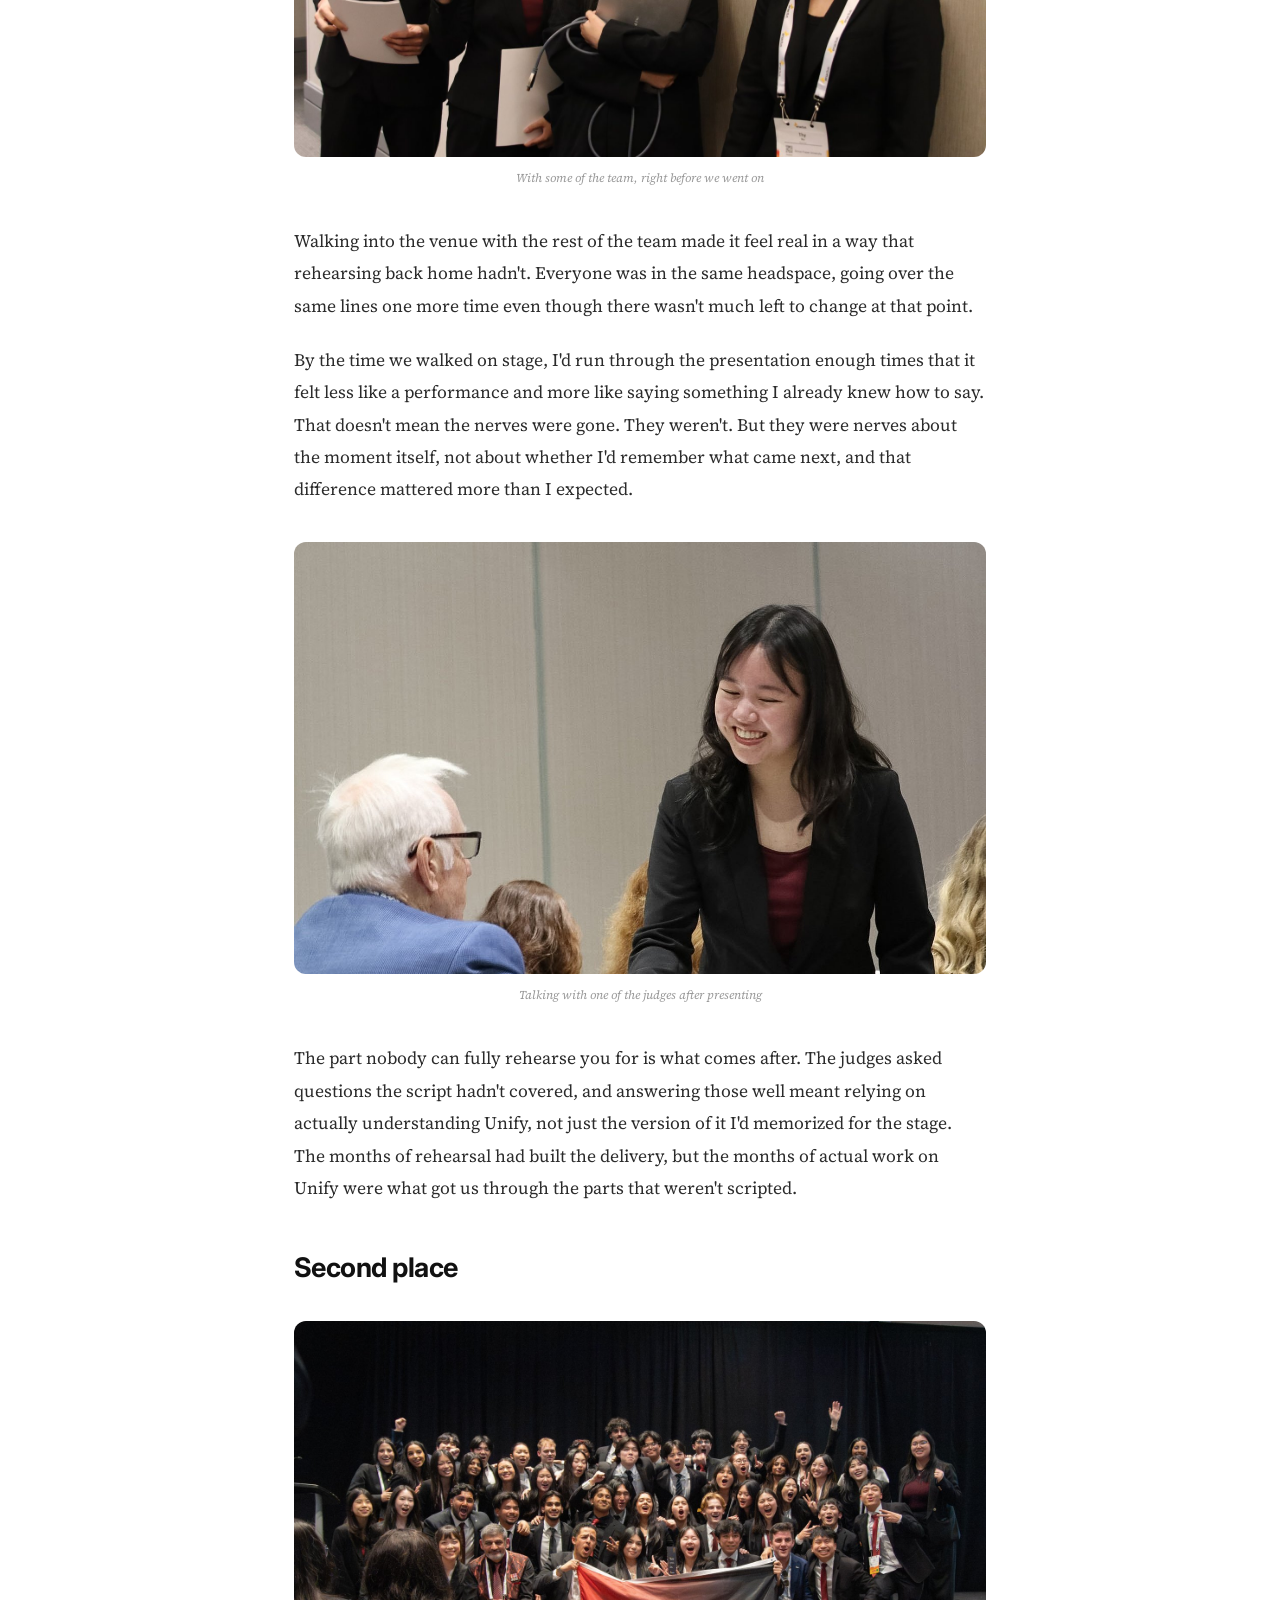
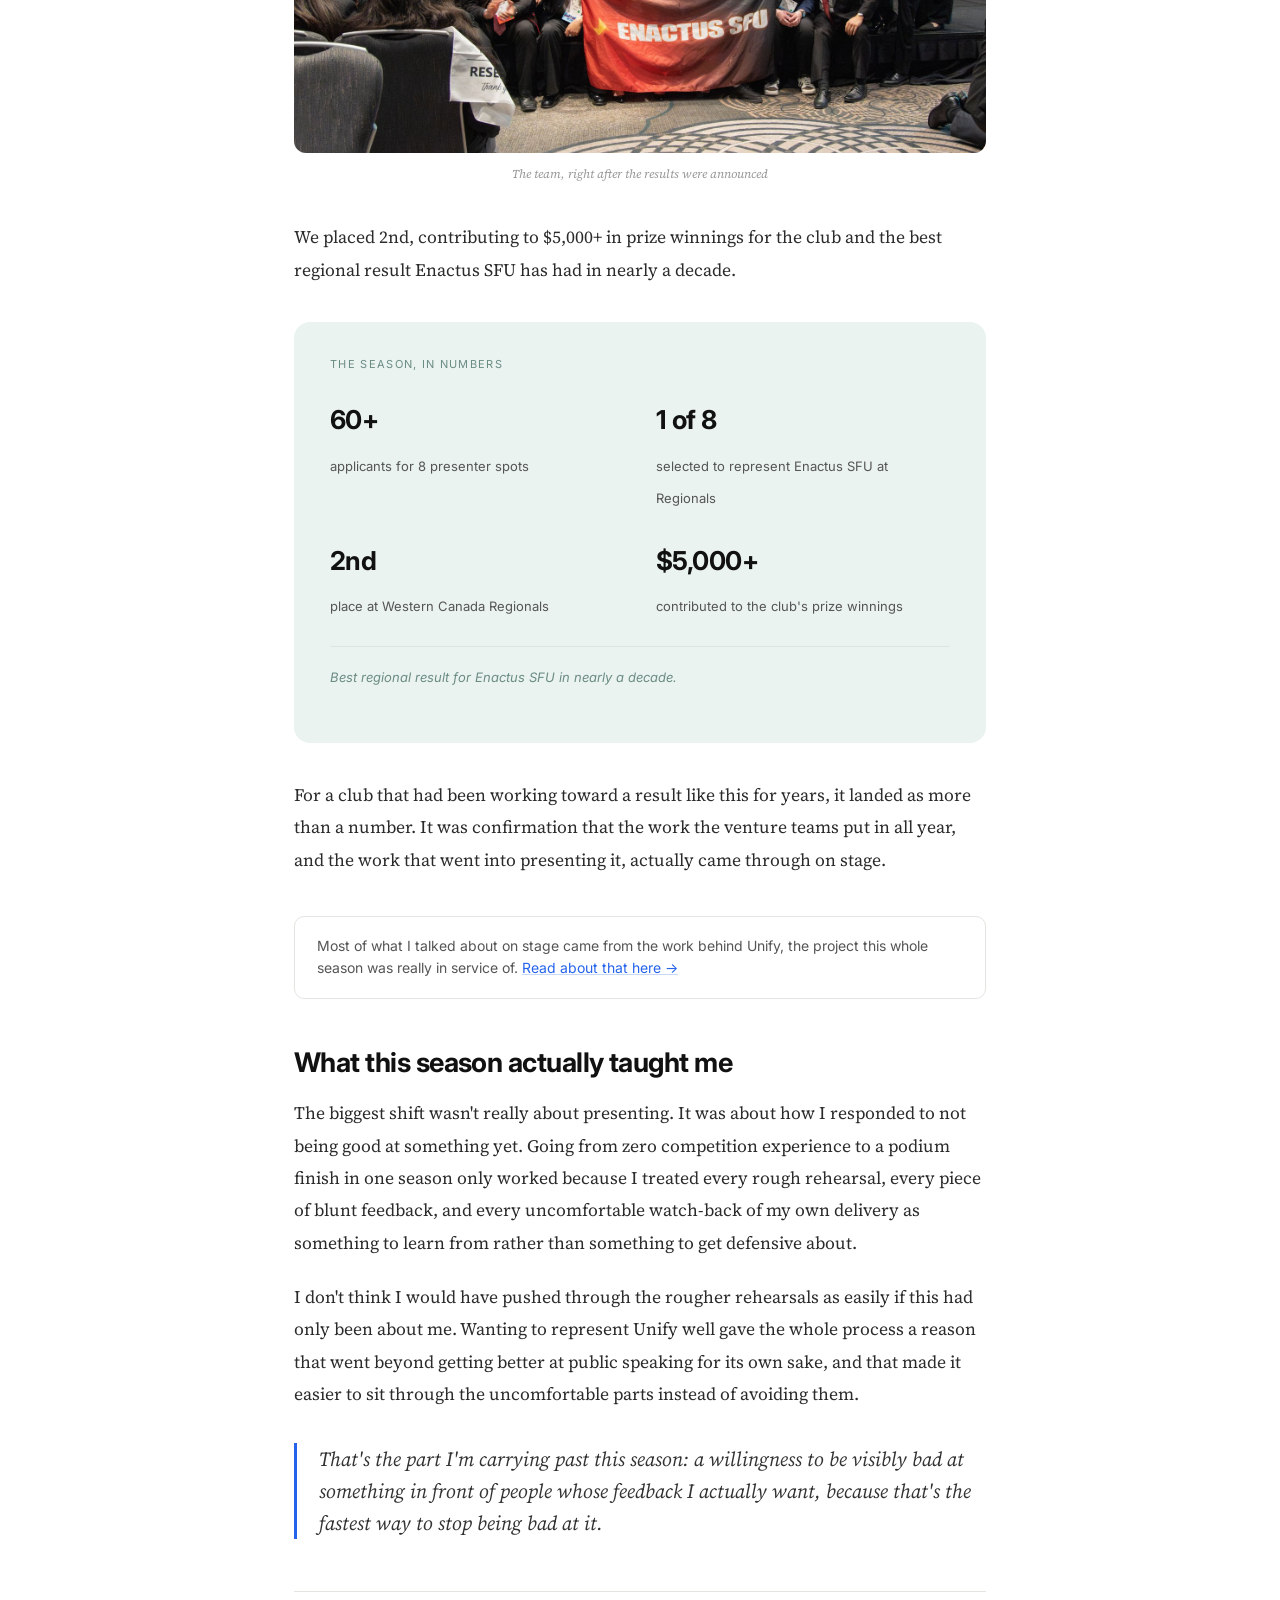
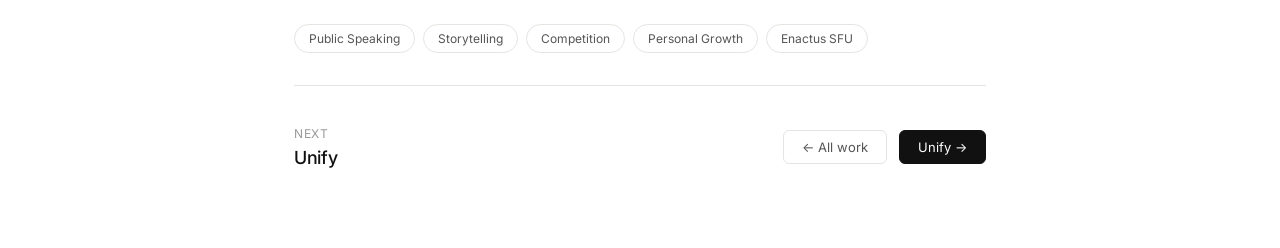
<file: reg.html>
<!DOCTYPE html>
<html lang="en">
<head>
  <meta charset="UTF-8" />
  <meta name="viewport" content="width=device-width, initial-scale=1.0" />
  <title>Regionals '26 · Michelle So</title>
  <link rel="stylesheet" href="css/reg.css" />
</head>
<body>

  <nav>
    <a href="index.html" class="nav-back">← Work</a>
    <span class="nav-title">Regionals '26</span>
    <span class="nav-right">Michelle So</span>
  </nav>

  <div class="page">

    <!-- POST HEADER -->
    <header>
      <p class="post-kicker">Storytelling &amp; Presenting · Enactus SFU · Dec 2025 – Mar 2026</p>
      <h1 class="post-title">From zero to 2nd place: my season as a regionals presenter</h1>
      <p class="post-lede">In December, I put my name in for something I'd never done before. By March, I was on stage at Western Canada Regionals, and our team placed 2nd: part of the club's best regional result in nearly a decade. Here's what happened in the months between.</p>
      <div class="post-byline">
        <span>Michelle So.</span>
        <span>·</span>
        <span>March 2026</span>
        <span>·</span>
        <span>~5 min read</span>
      </div>
    </header>

    <!-- COVER -->
    <div class="post-cover">
      <img src="images/regionals article/cover.jpg" alt="Michelle presenting on stage at Western Canada Regionals" class="cover-fill">
      <p class="img-caption">On stage at Western Canada Regionals</p>
    </div>

    <!-- BODY -->
    <div class="post-body">

      <h2>Putting my name in</h2>
      <p>Each year, Enactus SFU sends a small team to Western Canada Regionals, where the ventures the club runs throughout the year, including Unify, get presented on stage in front of a room of judges from companies like RBC. Presenting isn't reserved for the people who built the venture. The club opens it up to anyone willing to put in the work, and this year that meant about 60 people applied for 8 spots.</p>
      <p>I'd spent most of the year on Unify's strategy and partnerships side: outreach emails, research, the kind of work that happens behind a venture rather than in front of an audience. When the call for presenters went out, the first thing I thought wasn't really about myself. Unify had become something I genuinely cared about, and I wanted it represented well on a stage I wasn't going to be on otherwise. The second thing, closer to the real reason, was that I'd never done anything like this and wanted to find out what it would take to get good at it.</p>
      <p>I didn't have a strong case for why it should be me. I'd done class presentations and the occasional pitch, but nothing with judges, a strict clock, and a result the rest of the club would actually feel. When I found out I'd been selected, the feeling wasn't really "I earned this." It was closer to "okay, now I have to figure out how to do this."</p>

      <h2>Writing something meant to be said out loud</h2>
      <p>The work split into two halves: what we'd say, and how we'd say it. A dedicated designer handled the visual side, building the slides and materials that would sit behind us on stage. My side was the script and the delivery, and I took ownership of both, from early drafts through to the final run.</p>
      <p>There was a part of this I was more worried about than the public speaking itself: compressing a year of Unify's work, work I'd been part of but hadn't built alone, into a few minutes on stage without flattening it into a pitch. Unify is a project a lot of people had put real care into long before Regionals existed, and I didn't want my inexperience up there to be the reason it didn't land.</p>
      <p>Writing for the stage turned out to be its own skill, and not one I had yet. My first drafts read like reports: dense, long, and full of phrasing that looks fine on a page and falls apart the moment you try to say it out loud. Coaches pushed on structure first: what to lead with, what to cut, and where the actual story was buried under context nobody needed. A lot of those early sessions weren't about polishing what I had. They were about finding the version of the material that worked as something spoken rather than something written.</p>

      <h2>Rehearsing until it stopped sounding memorized</h2>
      <p>Once the script existed, the real work started: saying it, over and over, until it stopped sounding like something I'd memorized and started sounding like something I actually meant.</p>
      <p>Some of that was repetition. Some of it was recording run-throughs and watching them back, which is uncomfortable in a specific way: hearing your own filler words and watching your own nervous habits on a screen isn't fun. But it was the fastest way to fix them. As the weeks went on, the feedback got more specific. Early notes were about what I was saying. Later notes were about pacing, where to pause, and where to let a line sit instead of rushing into the next one.</p>
      <p>Not every rehearsal felt like progress. Some sessions were genuinely rough, the kind where you walk out feeling like you've gone backwards. What kept it moving was treating each one as information rather than a verdict. If something didn't land, that was just data for the next run.</p>

      <h2>Regionals</h2>
      <div class="post-image">
        <img src="images/regionals article/team-hallway.jpg" alt="Michelle and three teammates in a hallway at the Western Canada Regionals venue, dressed for the presentation" class="img-fill" loading="lazy">
        <p class="img-caption">With some of the team, right before we went on</p>
      </div>
      <p>Walking into the venue with the rest of the team made it feel real in a way that rehearsing back home hadn't. Everyone was in the same headspace, going over the same lines one more time even though there wasn't much left to change at that point.</p>
      <p>By the time we walked on stage, I'd run through the presentation enough times that it felt less like a performance and more like saying something I already knew how to say. That doesn't mean the nerves were gone. They weren't. But they were nerves about the moment itself, not about whether I'd remember what came next, and that difference mattered more than I expected.</p>
      <div class="post-image">
        <img src="images/regionals article/handshake.jpg" alt="Michelle smiling and shaking hands with a judge after presenting" class="img-fill" loading="lazy">
        <p class="img-caption">Talking with one of the judges after presenting</p>
      </div>
      <p>The part nobody can fully rehearse you for is what comes after. The judges asked questions the script hadn't covered, and answering those well meant relying on actually understanding Unify, not just the version of it I'd memorized for the stage. The months of rehearsal had built the delivery, but the months of actual work on Unify were what got us through the parts that weren't scripted.</p>

      <h2>Second place</h2>
      <div class="post-image">
        <img src="images/regionals article/team-celebration.jpg" alt="The Enactus SFU team celebrating on stage with their banner after the results were announced" class="img-fill" loading="lazy">
        <p class="img-caption">The team, right after the results were announced</p>
      </div>
      <p>We placed 2nd, contributing to $5,000+ in prize winnings for the club and the best regional result Enactus SFU has had in nearly a decade.</p>

      <div class="numbers-box">
        <p class="numbers-label">The season, in numbers</p>
        <div class="numbers-grid">
          <div class="number-item">
            <span class="num">60+</span>
            <span class="desc">applicants for 8 presenter spots</span>
          </div>
          <div class="number-item">
            <span class="num">1 of 8</span>
            <span class="desc">selected to represent Enactus SFU at Regionals</span>
          </div>
          <div class="number-item">
            <span class="num">2nd</span>
            <span class="desc">place at Western Canada Regionals</span>
          </div>
          <div class="number-item">
            <span class="num">$5,000+</span>
            <span class="desc">contributed to the club's prize winnings</span>
          </div>
        </div>
        <p class="numbers-footnote">Best regional result for Enactus SFU in nearly a decade.</p>
      </div>

      <p>For a club that had been working toward a result like this for years, it landed as more than a number. It was confirmation that the work the venture teams put in all year, and the work that went into presenting it, actually came through on stage.</p>

      <div class="cross-link">Most of what I talked about on stage came from the work behind Unify, the project this whole season was really in service of. <a href="unify.html">Read about that here →</a></div>

      <h2>What this season actually taught me</h2>
      <p>The biggest shift wasn't really about presenting. It was about how I responded to not being good at something yet. Going from zero competition experience to a podium finish in one season only worked because I treated every rough rehearsal, every piece of blunt feedback, and every uncomfortable watch-back of my own delivery as something to learn from rather than something to get defensive about.</p>
      <p>I don't think I would have pushed through the rougher rehearsals as easily if this had only been about me. Wanting to represent Unify well gave the whole process a reason that went beyond getting better at public speaking for its own sake, and that made it easier to sit through the uncomfortable parts instead of avoiding them.</p>
      <p class="pull">That's the part I'm carrying past this season: a willingness to be visibly bad at something in front of people whose feedback I actually want, because that's the fastest way to stop being bad at it.</p>

    </div>

    <!-- TAGS -->
    <div class="post-tags">
      <span class="tag">Public Speaking</span>
      <span class="tag">Storytelling</span>
      <span class="tag">Competition</span>
      <span class="tag">Personal Growth</span>
      <span class="tag">Enactus SFU</span>
    </div>

    <!-- FOOTER -->
    <div class="post-footer">
      <div>
        <div class="footer-next">Next</div>
        <div class="footer-project">Unify</div>
      </div>
      <div class="footer-links">
        <a href="index.html" class="f-link">← All work</a>
        <a href="unify.html" class="f-link primary">Unify →</a>
      </div>
    </div>

  </div>
</body>
</html>
</file>
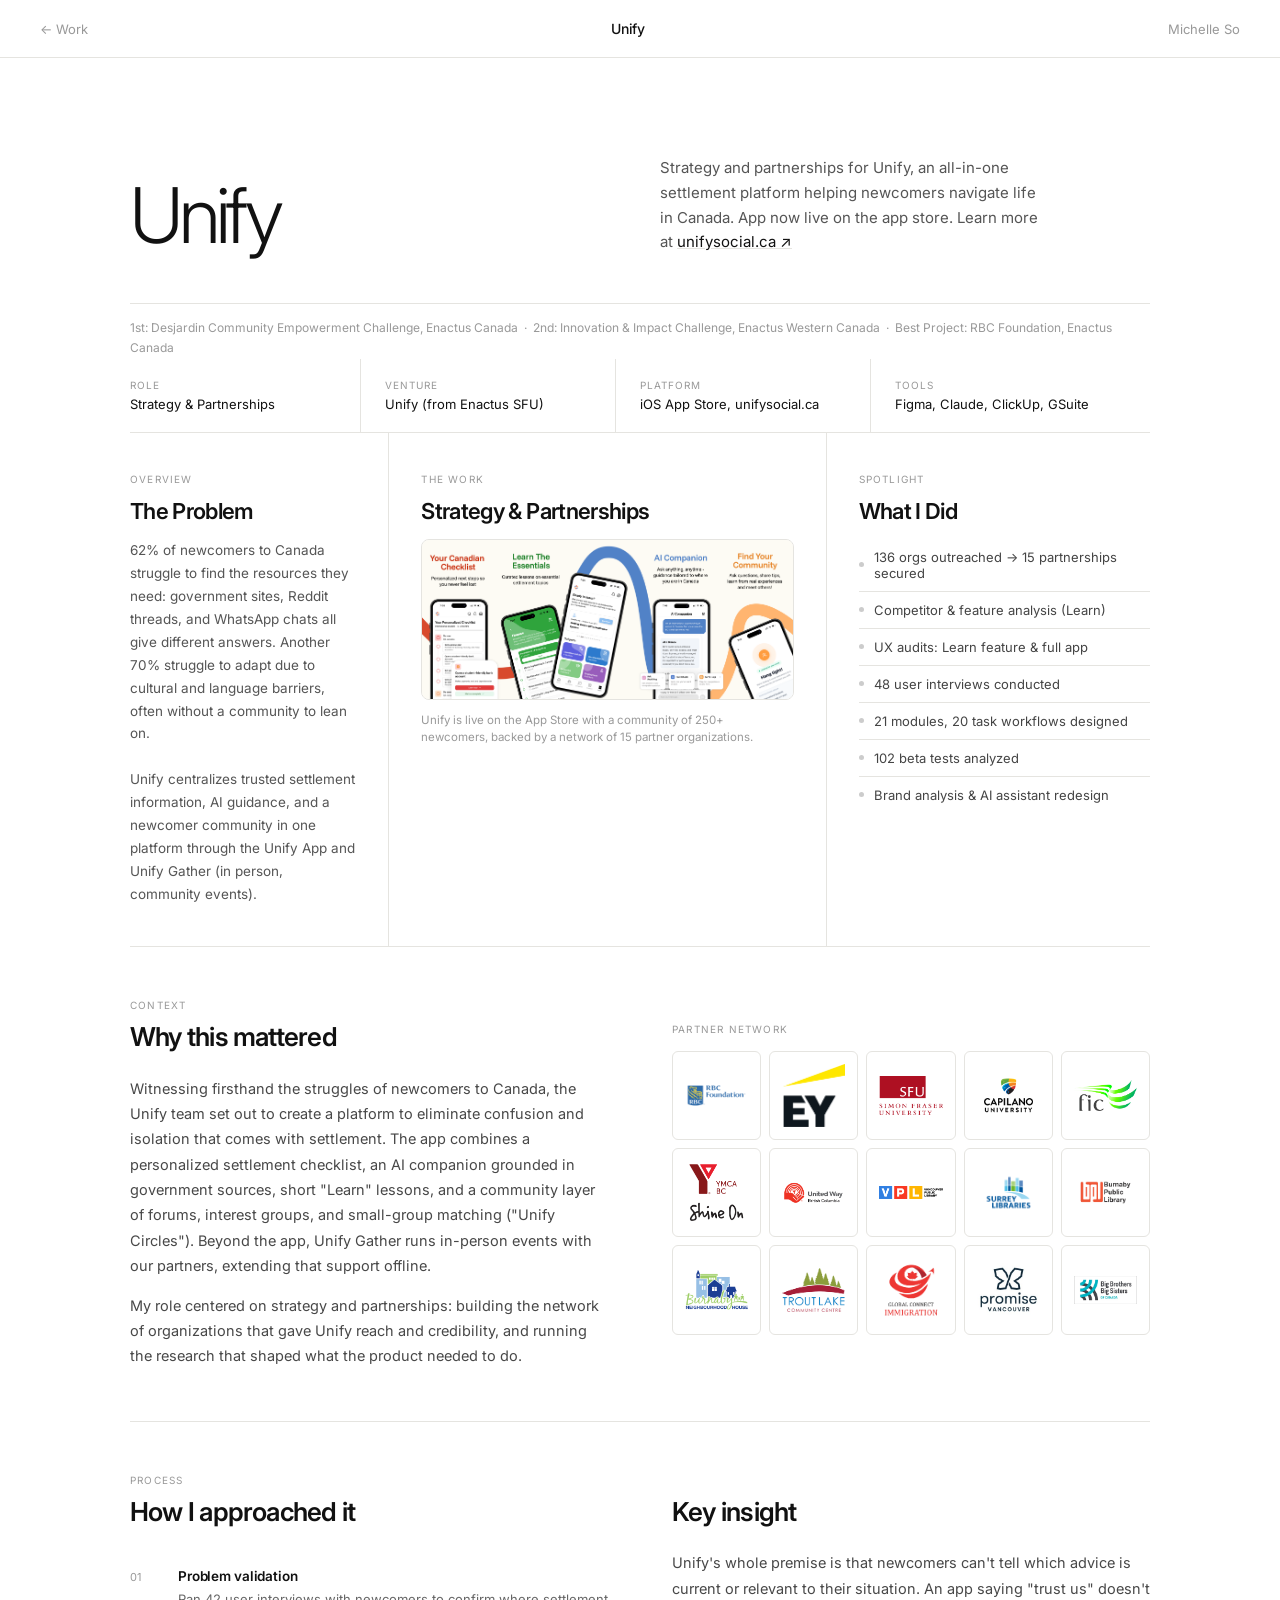
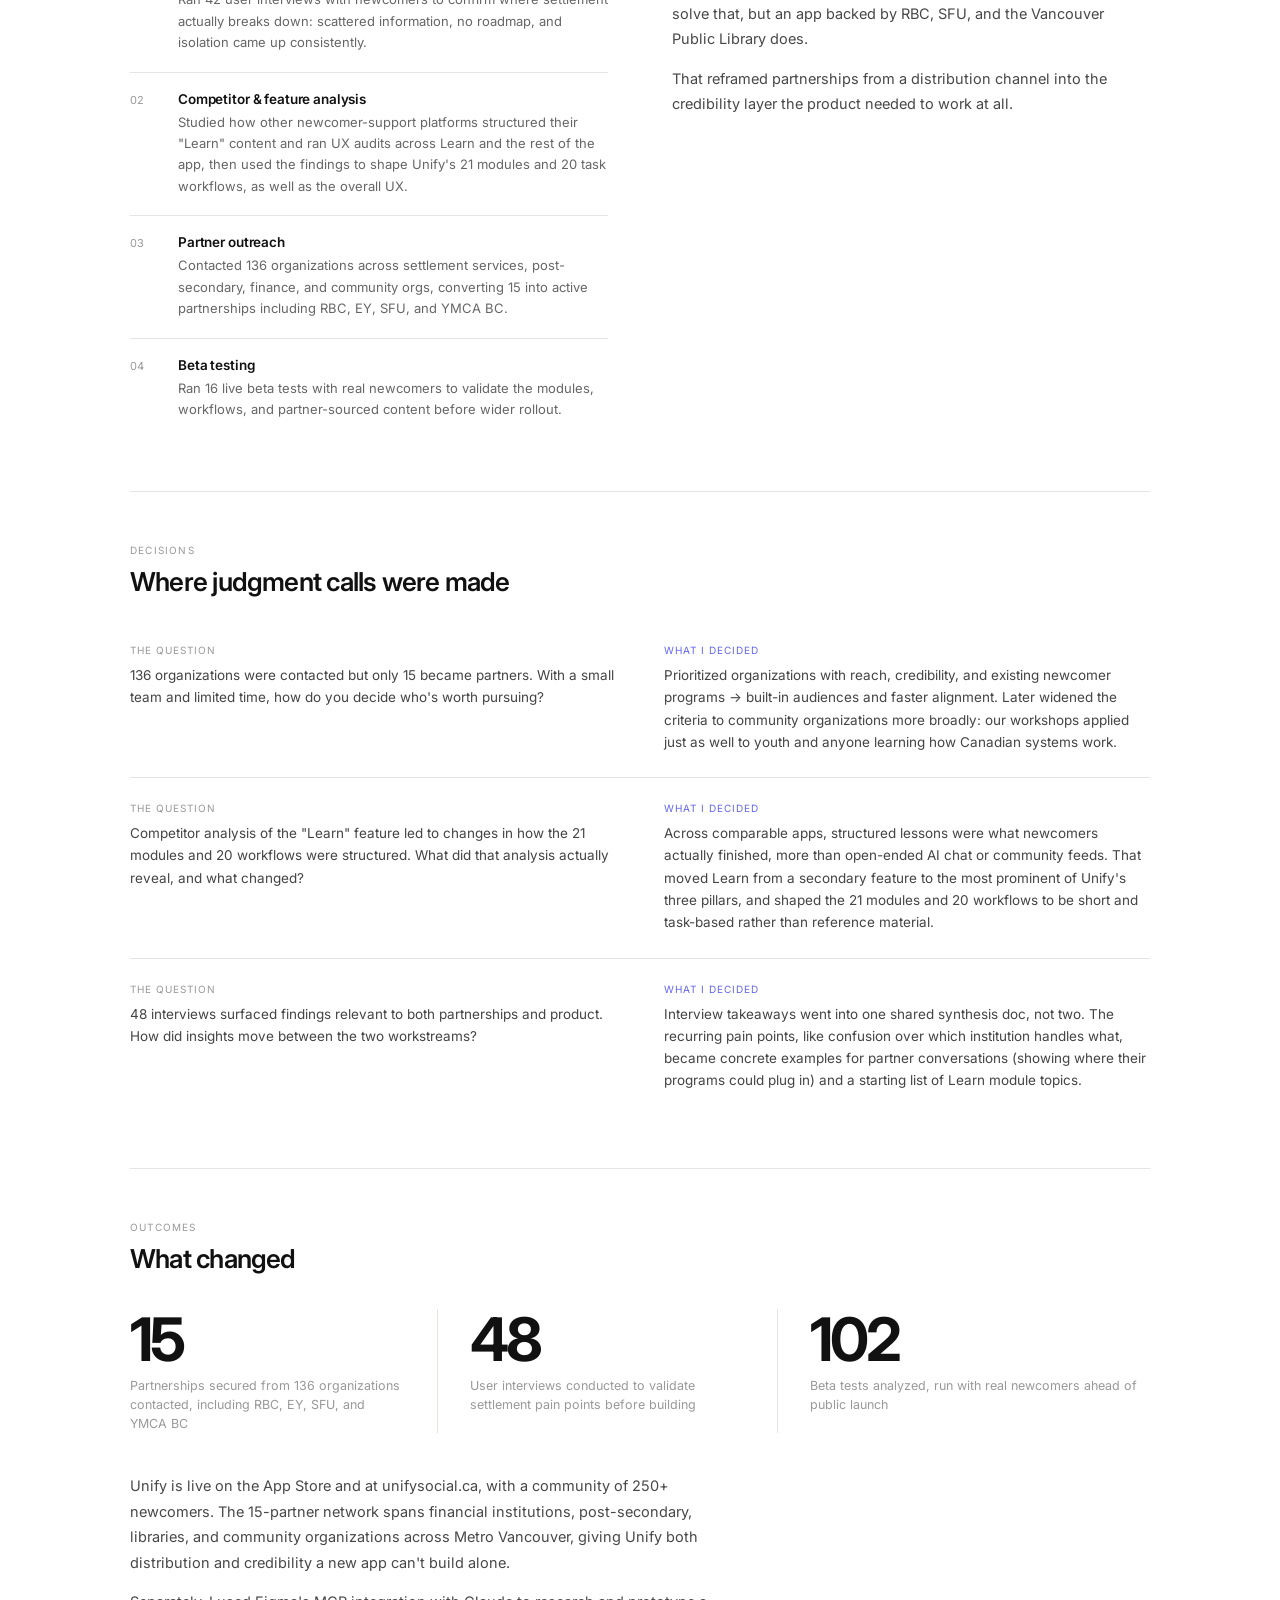
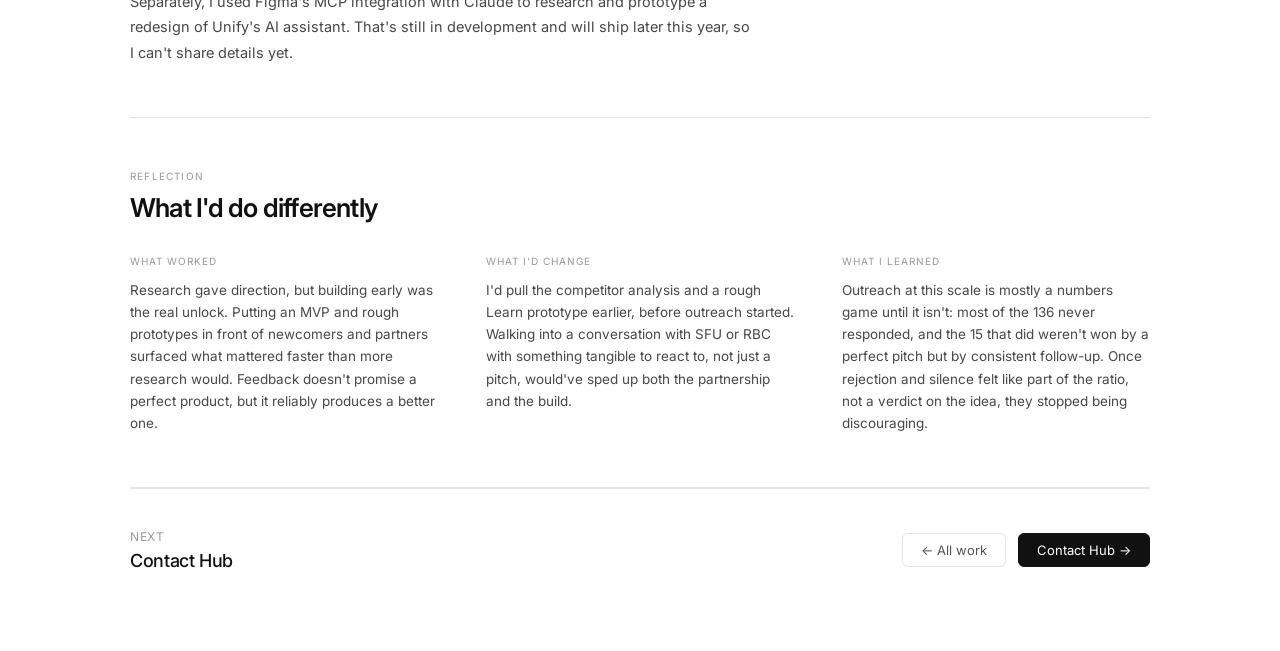
<file: unify.html>
<!DOCTYPE html>
<html lang="en">
<head>
  <meta charset="UTF-8" />
  <meta name="viewport" content="width=device-width, initial-scale=1.0" />
  <title>Unify · Michelle So.</title>
  <link rel="stylesheet" href="css/unify.css" />
</head>
<body>

  <nav>
    <a href="index.html" class="nav-back">← Work</a>
    <span class="nav-title">Unify</span>
    <span class="nav-right">Michelle So</span>
  </nav>

  <div class="page">

    <!-- HERO -->
    <div class="cs-hero">
      <h1 class="cs-title">Unify</h1>
      <p class="cs-tagline">Strategy and partnerships for Unify, an all-in-one settlement platform helping newcomers navigate life in Canada. App now live on the app store. Learn more at <a href="https://unifysocial.ca" target="_blank">unifysocial.ca ↗</a></p>
    </div>

    <p class="recognition-line">1st: Desjardin Community Empowerment Challenge, Enactus Canada &nbsp;·&nbsp; 2nd: Innovation &amp; Impact Challenge, Enactus Western Canada &nbsp;·&nbsp; Best Project: RBC Foundation, Enactus Canada</p>

    <!-- META -->
    <div class="meta-row">
      <div class="meta-cell">
        <div class="meta-key">Role</div>
        <div class="meta-val">Strategy &amp; Partnerships</div>
      </div>
      <div class="meta-cell">
        <div class="meta-key">Venture</div>
        <div class="meta-val">Unify (from Enactus SFU)</div>
      </div>
      <div class="meta-cell">
        <div class="meta-key">Platform</div>
        <div class="meta-val">iOS App Store, unifysocial.ca</div>
      </div>
      <div class="meta-cell">
        <div class="meta-key">Tools</div>
        <div class="meta-val">Figma, Claude, ClickUp, GSuite</div>
      </div>
    </div>

    <!-- OVERVIEW -->
    <div class="overview">
      <div class="ov-panel">
        <p class="ov-label">Overview</p>
        <h2 class="ov-heading">The Problem</h2>
        <p class="ov-body">62% of newcomers to Canada struggle to find the resources they need: government sites, Reddit threads, and WhatsApp chats all give different answers. Another 70% struggle to adapt due to cultural and language barriers, often without a community to lean on.<br><br>Unify centralizes trusted settlement information, AI guidance, and a newcomer community in one platform through the Unify App and Unify Gather (in person, community events).</p>
      </div>

      <div class="ov-panel">
        <p class="ov-label">The Work</p>
        <h2 class="ov-heading">Strategy &amp; Partnerships</h2>
        <div class="ov-visual" style="aspect-ratio: 2.31; background: var(--white); border: 1px solid var(--border); overflow: hidden;">
          <img src="images/mockups/Unify App Store.png" alt="Unify App Store screenshots showing the Canadian Checklist, Learn, AI Companion, and Community features" style="width: 100%; height: 100%; object-fit: cover;">
        </div>
        <p class="ov-caption">Unify is live on the App Store with a community of 250+ newcomers, backed by a network of 15 partner organizations.</p>
      </div>

      <div class="ov-panel">
        <p class="ov-label">Spotlight</p>
        <h2 class="ov-heading">What I Did</h2>
        <div class="spotlight-list">
          <div class="sp-item"><span class="sp-dot"></span>136 orgs outreached → 15 partnerships secured</div>
          <div class="sp-item"><span class="sp-dot"></span>Competitor &amp; feature analysis (Learn)</div>
          <div class="sp-item"><span class="sp-dot"></span>UX audits: Learn feature &amp; full app</div>
          <div class="sp-item"><span class="sp-dot"></span>48 user interviews conducted</div>
          <div class="sp-item"><span class="sp-dot"></span>21 modules, 20 task workflows designed</div>
          <div class="sp-item"><span class="sp-dot"></span>102 beta tests analyzed</div>
          <div class="sp-item"><span class="sp-dot"></span>Brand analysis &amp; AI assistant redesign</div>
        </div>
      </div>
    </div>

    <!-- CONTEXT -->
    <div class="cs-section">
      <p class="s-label">Context</p>
      <div class="two-col">
        <div>
          <h2 class="s-heading">Why this mattered</h2>
          <div class="s-body">
            <p>Witnessing firsthand the struggles of newcomers to Canada, the Unify team set out to create a platform to eliminate confusion and isolation that comes with settlement. The app combines a personalized settlement checklist, an AI companion grounded in government sources, short "Learn" lessons, and a community layer of forums, interest groups, and small-group matching ("Unify Circles"). Beyond the app, Unify Gather runs in-person events with our partners, extending that support offline.</p>
            <p>My role centered on strategy and partnerships: building the network of organizations that gave Unify reach and credibility, and running the research that shaped what the product needed to do.</p>
          </div>
        </div>
        <div>
          <p class="s-label" style="margin-bottom: 16px;">Partner network</p>
          <div class="partner-mosaic">
            <div class="partner-logo"><img src="images/unify partners/RBC Foundation Logo.png" alt="RBC Foundation" loading="lazy"></div>
            <div class="partner-logo"><img src="images/unify partners/EY Logo.png" alt="EY" loading="lazy"></div>
            <div class="partner-logo"><img src="images/unify partners/SFU Logo.png" alt="Simon Fraser University" loading="lazy"></div>
            <div class="partner-logo"><img src="images/unify partners/CapU Logo.jpg" alt="Capilano University" loading="lazy"></div>
            <div class="partner-logo"><img src="images/unify partners/FIC Logo.png" alt="Fraser International College" loading="lazy"></div>
            <div class="partner-logo"><img src="images/unify partners/YMCA BC Logo.png" alt="YMCA BC" loading="lazy"></div>
            <div class="partner-logo"><img src="images/unify partners/United Way Logo.png" alt="United Way BC" loading="lazy"></div>
            <div class="partner-logo"><img src="images/unify partners/VPL Logo.png" alt="Vancouver Public Library" loading="lazy"></div>
            <div class="partner-logo"><img src="images/unify partners/Surrey Libraries Logo.png" alt="Surrey Libraries" loading="lazy"></div>
            <div class="partner-logo"><img src="images/unify partners/BPL Logo.png" alt="Burnaby Public Library" loading="lazy"></div>
            <div class="partner-logo"><img src="images/unify partners/Burnaby Neighbourhood House Logo.png" alt="Burnaby Neighbourhood House" loading="lazy"></div>
            <div class="partner-logo"><img src="images/unify partners/Trout Lake CC Logo.png" alt="Trout Lake Community Centre" loading="lazy"></div>
            <div class="partner-logo"><img src="images/unify partners/Global Connect Immigration Logo.png" alt="Global Connect Immigration" loading="lazy"></div>
            <div class="partner-logo"><img src="images/unify partners/Promise Vancouver.jpeg" alt="Promise Vancouver" loading="lazy"></div>
            <div class="partner-logo"><img src="images/unify partners/Big Brothers Big Sisters Canada Logo.jpeg" alt="Big Brothers Big Sisters" loading="lazy"></div>
          </div>
        </div>
      </div>
    </div>

    <!-- PROCESS -->
    <div class="cs-section">
      <p class="s-label">Process</p>
      <div class="two-col">
        <div>
          <h2 class="s-heading">How I approached it</h2>
          <div class="steps">
            <div class="step">
              <div class="step-num">01</div>
              <div class="step-content">
                <h4>Problem validation</h4>
                <p>Ran 42 user interviews with newcomers to confirm where settlement actually breaks down: scattered information, no roadmap, and isolation came up consistently.</p>
              </div>
            </div>
            <div class="step">
              <div class="step-num">02</div>
              <div class="step-content">
                <h4>Competitor &amp; feature analysis</h4>
                <p>Studied how other newcomer-support platforms structured their "Learn" content and ran UX audits across Learn and the rest of the app, then used the findings to shape Unify's 21 modules and 20 task workflows, as well as the overall UX.</p>
              </div>
            </div>
            <div class="step">
              <div class="step-num">03</div>
              <div class="step-content">
                <h4>Partner outreach</h4>
                <p>Contacted 136 organizations across settlement services, post-secondary, finance, and community orgs, converting 15 into active partnerships including RBC, EY, SFU, and YMCA BC.</p>
              </div>
            </div>
            <div class="step">
              <div class="step-num">04</div>
              <div class="step-content">
                <h4>Beta testing</h4>
                <p>Ran 16 live beta tests with real newcomers to validate the modules, workflows, and partner-sourced content before wider rollout.</p>
              </div>
            </div>
          </div>
        </div>
        <div>
          <h2 class="s-heading">Key insight</h2>

          <div class="s-body">
            <p>Unify's whole premise is that newcomers can't tell which advice is current or relevant to their situation. An app saying "trust us" doesn't solve that, but an app backed by RBC, SFU, and the Vancouver Public Library does.</p>
            <p>That reframed partnerships from a distribution channel into the credibility layer the product needed to work at all.</p>
          </div>
        </div>
      </div>
    </div>

    <!-- DECISIONS -->
    <div class="cs-section">
      <p class="s-label">Decisions</p>
      <h2 class="s-heading">Where judgment calls were made</h2>

      <div class="decision">
        <div>
          <div class="d-label">The question</div>
          <p class="d-text">136 organizations were contacted but only 15 became partners. With a small team and limited time, how do you decide who's worth pursuing?</p>
        </div>
        <div>
          <div class="d-label answer">What I decided</div>
          <p class="d-text">Prioritized organizations with reach, credibility, and existing newcomer programs -> built-in audiences and faster alignment. Later widened the criteria to community organizations more broadly: our workshops applied just as well to youth and anyone learning how Canadian systems work.</p>
        </div>
      </div>

      <div class="decision">
        <div>
          <div class="d-label">The question</div>
          <p class="d-text">Competitor analysis of the "Learn" feature led to changes in how the 21 modules and 20 workflows were structured. What did that analysis actually reveal, and what changed?</p>
        </div>
        <div>
          <div class="d-label answer">What I decided</div>
          <p class="d-text">Across comparable apps, structured lessons were what newcomers actually finished, more than open-ended AI chat or community feeds. That moved Learn from a secondary feature to the most prominent of Unify's three pillars, and shaped the 21 modules and 20 workflows to be short and task-based rather than reference material.</p>
        </div>
      </div>

      <div class="decision">
        <div>
          <div class="d-label">The question</div>
          <p class="d-text">48 interviews surfaced findings relevant to both partnerships and product. How did insights move between the two workstreams?</p>
        </div>
        <div>
          <div class="d-label answer">What I decided</div>
          <p class="d-text">Interview takeaways went into one shared synthesis doc, not two. The recurring pain points, like confusion over which institution handles what, became concrete examples for partner conversations (showing where their programs could plug in) and a starting list of Learn module topics.</p>
        </div>
      </div>
    </div>

    <!-- OUTCOMES -->
    <div class="cs-section">
      <p class="s-label">Outcomes</p>
      <h2 class="s-heading" style="margin-bottom: 36px;">What changed</h2>

      <div class="stat-row">
        <div class="stat-cell">
          <div class="stat-num">15</div>
          <div class="stat-desc">Partnerships secured from 136 organizations contacted, including RBC, EY, SFU, and YMCA BC</div>
        </div>
        <div class="stat-cell">
          <div class="stat-num">48</div>
          <div class="stat-desc">User interviews conducted to validate settlement pain points before building</div>
        </div>
        <div class="stat-cell">
          <div class="stat-num">102</div>
          <div class="stat-desc">Beta tests analyzed, run with real newcomers ahead of public launch</div>
        </div>
      </div>

      <div class="s-body">
        <p>Unify is live on the App Store and at unifysocial.ca, with a community of 250+ newcomers. The 15-partner network spans financial institutions, post-secondary, libraries, and community organizations across Metro Vancouver, giving Unify both distribution and credibility a new app can't build alone.</p>
        <p>Separately, I used Figma's MCP integration with Claude to research and prototype a redesign of Unify's AI assistant. That's still in development and will ship later this year, so I can't share details yet.</p>
      </div>
    </div>

    <!-- REFLECTION -->
    <div class="cs-section">
      <p class="s-label">Reflection</p>
      <h2 class="s-heading" style="margin-bottom: 32px;">What I'd do differently</h2>
      <div class="reflection-row">
        <div>
          <div class="r-label">What worked</div>
          <p class="r-text">Research gave direction, but building early was the real unlock. Putting an MVP and rough prototypes in front of newcomers and partners surfaced what mattered faster than more research would. Feedback doesn't promise a perfect product, but it reliably produces a better one.</p>
        </div>
        <div>
          <div class="r-label">What I'd change</div>
          <p class="r-text">I'd pull the competitor analysis and a rough Learn prototype earlier, before outreach started. Walking into a conversation with SFU or RBC with something tangible to react to, not just a pitch, would've sped up both the partnership and the build.</p>
        </div>
        <div>
          <div class="r-label">What I learned</div>
          <p class="r-text">Outreach at this scale is mostly a numbers game until it isn't: most of the 136 never responded, and the 15 that did weren't won by a perfect pitch but by consistent follow-up. Once rejection and silence felt like part of the ratio, not a verdict on the idea, they stopped being discouraging.</p>
        </div>
      </div>
    </div>

    <!-- FOOTER -->
    <div class="cs-footer">
      <div>
        <div class="footer-next">Next</div>
        <div class="footer-project">Contact Hub</div>
      </div>
      <div class="footer-links">
        <a href="index.html" class="f-link">← All work</a>
        <a href="ch.html" class="f-link primary">Contact Hub →</a>
      </div>
    </div>

  </div>
</body>
</html>
</file>
<file: css/index.css>
@import url('https://fonts.googleapis.com/css2?family=Inter:wght@300;400;500;600;700&family=Playfair+Display:ital,wght@0,400;0,500;0,600;0,700;1,400&display=swap');

    *, *::before, *::after {
      box-sizing: border-box;
      margin: 0;
      padding: 0;
    }

    :root {
      --dark: #0D0D0D;
      --dark-2: #141414;
      --accent: #fb923c;
      --line: rgba(255,255,255,0.08);
    }

    html {
      height: 100%;
      scroll-behavior: smooth;
    }

    body {
      height: 100%;
      overflow: hidden;
      font-family: 'Inter', sans-serif;
      background: var(--dark);
      color: #fff;
    }

    /* ── DARK SECTION ── */
    .dark-section {
      background: var(--dark);
      min-height: 100vh;
      padding: 56px 48px;
      display: flex;
      align-items: center;
    }

    /* ── FOOTER ── */
    .site-footer {
      position: fixed;
      bottom: 0;
      left: 0;
      right: 0;
      z-index: 100;
      padding: 18px 48px;
      text-align: center;
    }

    .site-footer p {
      font-size: 11px;
      letter-spacing: 0.06em;
      text-transform: uppercase;
      color: rgba(255,255,255,0.25);
    }

    /* ── HERO GRID ── */
    .hero-grid {
      display: grid;
      grid-template-columns: minmax(220px, 300px) 1fr;
      gap: 56px;
      max-width: 1160px;
      width: 100%;
      margin: 0 auto;
    }

    /* ── HERO LEFT: name + facts ── */
    .hero-left {
      display: flex;
      flex-direction: column;
      justify-content: space-between;
      min-width: 0;
    }

    .hero-greeting {
      display: block;
      font-family: 'Playfair Display', serif;
      font-style: italic;
      font-weight: 400;
      font-size: clamp(19px, 1.9vw, 26px);
      color: rgba(255,255,255,0.4);
      margin-bottom: 14px;
    }

    .hero-name {
      font-family: 'Playfair Display', serif;
      font-weight: 500;
      font-size: clamp(36px, 4.2vw, 56px);
      line-height: 1.15;
      letter-spacing: -0.01em;
      color: #fff;
      overflow-wrap: break-word;
      transition: font-size 0.35s ease;
    }

    /* Shrink the name when the extra facts open, freeing up room below */
    .hero-left.open .hero-name {
      font-size: clamp(28px, 3.2vw, 42px);
    }

    .intro-facts {
      display: flex;
      flex-direction: column;
      gap: 18px;
      padding-top: 28px;
      border-top: 1px solid var(--line);
    }

    .intro-fact {
      display: flex;
      flex-direction: column;
      gap: 4px;
    }

    .fact-key {
      font-size: 11px;
      letter-spacing: 0.08em;
      text-transform: uppercase;
      color: rgba(255,255,255,0.35);
    }

    .fact-val {
      font-size: 14px;
      line-height: 1.5;
      color: rgba(255,255,255,0.8);
    }

    .fact-val a {
      color: rgba(255,255,255,0.8);
      text-decoration: none;
      border-bottom: 1px solid rgba(255,255,255,0.2);
      transition: border-color 0.2s, color 0.2s;
    }

    .fact-val a:hover { border-color: #fff; color: #fff; }

    /* ── EXPANDABLE INFO ── */
    .intro-expand {
      display: inline-flex;
    }

    .intro-toggle {
      position: relative;
      width: 28px;
      height: 28px;
      flex-shrink: 0;
      border: 1px solid rgba(255,255,255,0.15);
      border-radius: 50%;
      background: transparent;
      cursor: pointer;
      padding: 0;
      transition: border-color 0.2s, background 0.2s;
    }

    .intro-toggle:hover,
    .hero-left.open .intro-toggle {
      border-color: rgba(255,255,255,0.4);
    }

    .intro-toggle-icon,
    .intro-toggle-icon::before {
      content: '';
      position: absolute;
      top: 50%;
      left: 50%;
      background: rgba(255,255,255,0.6);
      transform: translate(-50%, -50%);
      transition: background 0.2s;
    }

    .intro-toggle-icon {
      width: 10px;
      height: 1px;
      transition: transform 0.3s ease;
    }

    .intro-toggle-icon::before {
      width: 1px;
      height: 10px;
    }

    .intro-toggle:hover .intro-toggle-icon,
    .intro-toggle:hover .intro-toggle-icon::before,
    .hero-left.open .intro-toggle-icon,
    .hero-left.open .intro-toggle-icon::before {
      background: #fff;
    }

    .intro-expand:hover .intro-toggle-icon,
    .hero-left.open .intro-toggle-icon {
      transform: translate(-50%, -50%) rotate(45deg);
    }

    /* Extra facts expand inline, below "Studying at". The facts block sits
       at the bottom of .hero-left (space-between), so growing it here
       pulls its top edge up into the empty space above — no overlay,
       no scroll. */
    .intro-more {
      display: flex;
      flex-direction: column;
      gap: 18px;
      max-height: 0;
      opacity: 0;
      overflow: hidden;
      transition: max-height 0.35s ease, opacity 0.25s ease;
    }

    .hero-left.open .intro-more {
      max-height: 360px;
      opacity: 1;
    }

    .placeholder {
      opacity: 0.45;
      font-style: italic;
    }

    /* ── HERO RIGHT: why + featured ── */
    .hero-right {
      display: flex;
      flex-direction: column;
      gap: 48px;
      min-width: 0;
    }

    .intro-text {
      font-family: 'Playfair Display', serif;
      font-size: 19px;
      line-height: 1.6;
      color: rgba(255,255,255,0.55);
      max-width: 640px;
    }

    .intro-text strong {
      font-weight: 600;
      color: #fff;
    }

    .intro-text + .intro-text { margin-top: 16px; }

    /* ── FEATURED ── */
    .featured-heading {
      font-family: 'Playfair Display', serif;
      font-weight: 700;
      font-size: clamp(22px, 2.6vw, 32px);
      letter-spacing: -0.01em;
      color: #fff;
      margin-bottom: 20px;
    }

    .project-grid {
      display: grid;
      grid-template-columns: repeat(3, 1fr);
      grid-template-rows: repeat(2, 1fr);
      gap: 16px;
      height: clamp(320px, 48vh, 540px);
    }

    .card-unify { grid-column: 1; grid-row: 1 / 3; }
    .card-ch    { grid-column: 2; grid-row: 1 / 3; }
    .card-boi   { grid-column: 3; grid-row: 1; }
    .card-reg   { grid-column: 3; grid-row: 2; }

    /* Bracket card */
    .project-card {
      position: relative;
      cursor: pointer;
      text-decoration: none;
      display: block;
      overflow: hidden;
      border: 1px solid rgba(255,255,255,0.06);
      border-radius: 8px;
    }

    /* Corner brackets */
    .bracket {
      position: absolute;
      width: 24px;
      height: 24px;
      z-index: 2;
      transition: width 0.3s ease, height 0.3s ease, opacity 0.3s ease;
    }

    .bracket::before,
    .bracket::after {
      content: '';
      position: absolute;
      background: rgba(255,255,255,0.5);
      transition: background 0.3s;
    }

    .project-card:hover .bracket::before,
    .project-card:hover .bracket::after {
      background: #fff;
    }

    .project-card:hover .bracket {
      width: 30px;
      height: 30px;
      opacity: 0;
    }

    /* top-left */
    .bracket.tl { top: 16px; left: 16px; }
    .bracket.tl::before { top: 0; left: 0; width: 100%; height: 2px; }
    .bracket.tl::after  { top: 0; left: 0; width: 2px; height: 100%; }

    /* top-right */
    .bracket.tr { top: 16px; right: 16px; }
    .bracket.tr::before { top: 0; right: 0; width: 100%; height: 2px; }
    .bracket.tr::after  { top: 0; right: 0; width: 2px; height: 100%; }

    /* bottom-left */
    .bracket.bl { bottom: 16px; left: 16px; }
    .bracket.bl::before { bottom: 0; left: 0; width: 100%; height: 2px; }
    .bracket.bl::after  { bottom: 0; left: 0; width: 2px; height: 100%; }

    /* bottom-right */
    .bracket.br { bottom: 16px; right: 16px; }
    .bracket.br::before { bottom: 0; right: 0; width: 100%; height: 2px; }
    .bracket.br::after  { bottom: 0; right: 0; width: 2px; height: 100%; }

    /* Card gradient blob */
    .card-blob {
      position: absolute;
      inset: 0;
      display: flex;
      align-items: center;
      justify-content: center;
      transition: transform 0.6s ease, opacity 0.3s ease;
    }

    .project-card:hover .card-blob {
      transform: scale(1.04);
      opacity: 0;
    }

    .blob-shape,
    .blob-image {
      position: absolute;
      top: 50%;
      left: 50%;
      transform: translate(-50%, -50%);
      width: 76%;
      aspect-ratio: 1.4;
      border-radius: 999px;
    }

    .blob-shape {
      opacity: 0.85;
      filter: blur(2px);
      transition: opacity 0.4s;
    }

    .project-card:hover .blob-shape {
      opacity: 0.95;
    }

    /* Mockup image masked to the same pill shape as the blob, visible by default */
    .blob-image {
      overflow: hidden;
      pointer-events: none;
    }

    .blob-image img {
      width: 100%;
      height: 100%;
      object-fit: contain;
      display: block;
    }

    /* Contact Hub mockup has a wider native aspect ratio than the Unify
       mockup, so "contain" renders it larger. Crop it to the same
       width/height box that the Unify mockup occupies. 
    .card-ch .blob-image img {
      width: 70%;
      height: 100%;
      object-fit: cover;
      margin: 0 auto;
    } */

    /* Per-project gradients */
    .card-unify  .blob-shape { background: radial-gradient(ellipse at 40% 50%, #fdba74, #ea580c, #7c2d12); }
    .card-ch     .blob-shape { background: radial-gradient(ellipse at 60% 40%, #93c5fd, #2563eb, #1e3a8a); }
    .card-boi    .blob-shape { background: radial-gradient(ellipse at 50% 60%, #fde68a, #fb923c, #7c2d12); }
    .card-reg    .blob-shape { background: radial-gradient(ellipse at 45% 45%, #6ee7b7, #3b82f6, #1e3a5f); }

    /* Short single-row cards: shift the blob into the upper portion so it
       doesn't sit under the title/tag at the bottom */
    .card-boi .card-blob,
    .card-reg .card-blob {
      bottom: 42%;
    }

    /* Banking on Investment has a two-line title, which takes up more
       vertical space, so lift its blob a bit higher than Regionals'
    .card-boi .card-blob {
      bottom: 50%;
    }*/

    .card-boi .blob-shape,
    .card-boi .blob-image,
    .card-reg .blob-shape,
    .card-reg .blob-image {
      width: 50%;
      top: auto;
      bottom: 0;
      transform: translateX(-50%);
    }

    /* Icon treatment for boi/reg: center a small icon within the blob
       instead of stretching an image to fill it */
    .card-boi .blob-image,
    .card-reg .blob-image {
      display: flex;
      align-items: center;
      justify-content: center;
    }

    .card-boi .blob-image img,
    .card-reg .blob-image img {
      width: 40%;
      height: auto;
    }

    /* Card info overlay */
    .card-info {
      position: absolute;
      bottom: 28px;
      left: 28px;
      right: 28px;
      z-index: 3;
      transition: opacity 0.3s ease;
    }

    .project-card:hover .card-info {
      opacity: 0;
    }

    /* Hover reveal: white panel with project description */
    .card-description {
      position: absolute;
      inset: 0;
      z-index: 4;
      display: flex;
      flex-direction: column;
      justify-content: center;
      gap: 14px;
      padding: 32px;
      background: #fff;
      color: #18181b;
      font-size: 15px;
      line-height: 1.6;
      opacity: 0;
      transform: translateY(8px);
      transition: opacity 0.35s ease, transform 0.35s ease;
      pointer-events: none;
    }

    .card-description strong {
      font-weight: 700;
    }

    .project-card:hover .card-description {
      opacity: 1;
      transform: translateY(0);
    }

    .card-name {
      font-family: 'Playfair Display', serif;
      font-weight: 500;
      font-size: clamp(18px, 2vw, 26px);
      letter-spacing: -0.01em;
      color: #fff;
      line-height: 1.15;
      margin-bottom: 6px;
    }

    .card-tag {
      font-size: 11px;
      letter-spacing: 0.08em;
      text-transform: uppercase;
      color: rgba(255,255,255,0.4);
    }

    /* ── RESPONSIVE ── */
    @media (max-width: 800px) {
      /* Stacked layout is taller than one screen, so allow scrolling here */
      body { height: auto; overflow-y: auto; }

      .dark-section { min-height: 100vh; padding: 72px 24px; }
      .site-footer { padding: 14px 24px; }

      .hero-grid { grid-template-columns: 1fr; gap: 48px; }
      .hero-left { gap: 24px; }
      .intro-facts { padding-top: 24px; }

      .project-grid {
        grid-template-columns: 1fr;
        grid-template-rows: none;
        height: auto;
      }
      .project-grid .project-card {
        aspect-ratio: 4/3;
        grid-column: auto;
        grid-row: auto;
      }
    }
</file>
<file: css/boi.css>
@import url('https://fonts.googleapis.com/css2?family=Inter:wght@300;400;500;600;700&display=swap');

    *, *::before, *::after { box-sizing: border-box; margin: 0; padding: 0; }

    :root {
      --bg: #ffffff;
      --white: #ffffff;
      --border: #e5e4e0;
      --text: #111;
      --muted: #999;
      --subtle: #f0efeb;
    }

    html { scroll-behavior: smooth; }

    body {
      font-family: 'Inter', sans-serif;
      background: var(--bg);
      color: var(--text);
      overflow-x: hidden;
    }

    /* ── NAV ── */
    nav {
      position: fixed;
      top: 0; left: 0; right: 0;
      z-index: 100;
      display: flex;
      justify-content: space-between;
      align-items: center;
      padding: 20px 40px;
      background: var(--bg);
      border-bottom: 1px solid var(--border);
    }

    .nav-back {
      display: flex;
      align-items: center;
      gap: 8px;
      font-size: 13px;
      color: var(--muted);
      text-decoration: none;
      transition: color 0.2s;
    }
    .nav-back:hover { color: var(--text); }

    .nav-title {
      font-size: 14px;
      font-weight: 500;
      letter-spacing: -0.01em;
    }

    .nav-right {
      font-size: 13px;
      color: var(--muted);
    }

    /* ── PAGE ── */
    .page {
      max-width: 1100px;
      margin: 0 auto;
      padding: 96px 40px 80px;
    }

    /* ── HERO STRIP ── */
    .cs-hero {
      padding: 60px 0 48px;
      border-bottom: 1px solid var(--border);
      display: grid;
      grid-template-columns: 1fr 1fr;
      gap: 40px;
      align-items: end;
    }

    .cs-title {
      font-size: clamp(48px, 6vw, 80px);
      font-weight: 300;
      letter-spacing: -0.05em;
      line-height: 1;
      color: var(--text);
    }

    .cs-tagline {
      font-size: 15px;
      line-height: 1.65;
      color: #555;
      max-width: 380px;
    }

    .cs-tagline a {
      color: var(--text);
      text-decoration: underline;
      text-decoration-color: var(--border);
    }

    /* Recognition line */
    .recognition-line {
      font-size: 12px;
      color: var(--muted);
      line-height: 1.7;
      padding: 14px 0 0;
    }

    /* ── META ROW ── */
    .meta-row {
      display: grid;
      grid-template-columns: repeat(4, 1fr);
      border-bottom: 1px solid var(--border);
    }

    .meta-cell {
      padding: 20px 0 20px;
      border-right: 1px solid var(--border);
      padding-right: 24px;
      margin-right: 24px;
    }
    .meta-cell:last-child { border-right: none; margin-right: 0; padding-right: 0; }

    .meta-key {
      font-size: 10px;
      letter-spacing: 0.1em;
      text-transform: uppercase;
      color: var(--muted);
      margin-bottom: 5px;
    }

    .meta-val {
      font-size: 13px;
      color: var(--text);
    }

    /* ── OVERVIEW 3-COL ── */
    .overview {
      display: grid;
      grid-template-columns: 1fr 1.5fr 1fr;
      border-bottom: 1px solid var(--border);
      margin-bottom: 0;
    }

    .ov-panel {
      padding: 40px 32px 40px 0;
      border-right: 1px solid var(--border);
      margin-right: 32px;
    }
    .ov-panel:last-child { border-right: none; margin-right: 0; padding-right: 0; }

    .ov-label {
      font-size: 10px;
      letter-spacing: 0.12em;
      text-transform: uppercase;
      color: var(--muted);
      margin-bottom: 14px;
    }

    .ov-heading {
      font-size: 22px;
      font-weight: 600;
      letter-spacing: -0.03em;
      line-height: 1.1;
      color: var(--text);
      margin-bottom: 16px;
    }

    .ov-body {
      font-size: 13.5px;
      line-height: 1.7;
      color: #555;
    }

    /* Visual placeholder #abcd */
    .ov-visual { 
      position: relative;
      width: 100%;
      aspect-ratio: 16/10;
      border-radius: 8px;
      /* background: linear-gradient(135deg, #7c2d12 0%, #fb923c 50%, #fde68a 100%); */
      margin-bottom: 12px;
      display: flex;
      align-items: center;
      justify-content: center;
      overflow: hidden;
    } 

    .ov-visual img {
      position: absolute;
      inset: 0;
      width: 100%;
      height: 100%;
      object-fit: cover;
      display: block;
    }

    .ov-visual-label {
      font-size: 10px;
      letter-spacing: 0.08em;
      text-transform: uppercase;
      color: rgba(255,255,255,0.45);
    }

    /* Context section site screenshot */
    .context-visual {
      position: relative;
      width: 100%;
      aspect-ratio: 3/2;
      border-radius: 8px;
      overflow: hidden;
      background: linear-gradient(135deg, #7c2d12 0%, #fb923c 50%, #fde68a 100%);
    }

    .context-visual img {
      position: absolute;
      inset: 0;
      width: 100%;
      height: 100%;
      object-fit: cover;
      display: block;
    }

    .ov-caption {
      font-size: 11.5px;
      color: var(--muted);
      line-height: 1.5;
    }

    /* Spotlight list */
    .spotlight-list { margin-top: 4px; }

    .sp-item {
      display: flex;
      align-items: center;
      gap: 10px;
      padding: 10px 0;
      border-bottom: 1px solid var(--border);
      font-size: 13px;
      color: #444;
    }
    .sp-item:last-child { border-bottom: none; }

    .sp-dot {
      width: 5px;
      height: 5px;
      border-radius: 50%;
      background: #ccc;
      flex-shrink: 0;
    }

    /* ── SECTION ── */
    .cs-section {
      padding: 52px 0;
      border-bottom: 1px solid var(--border);
    }

    .cs-section:last-of-type { border-bottom: none; }

    .s-label {
      font-size: 10px;
      letter-spacing: 0.12em;
      text-transform: uppercase;
      color: var(--muted);
      margin-bottom: 12px;
    }

    .s-heading {
      font-size: clamp(20px, 2.2vw, 26px);
      font-weight: 600;
      letter-spacing: -0.03em;
      line-height: 1.1;
      color: var(--text);
      margin-bottom: 24px;
    }

    .s-body {
      font-size: 14.5px;
      line-height: 1.75;
      color: #484848;
      max-width: 620px;
    }
    .s-body p { margin-bottom: 14px; }
    .s-body p:last-child { margin-bottom: 0; }

    /* Two col */
    .two-col {
      display: grid;
      grid-template-columns: 1fr 1fr;
      gap: 64px;
    }

    /* Process steps */
    .steps { margin-top: 4px; }

    .step {
      display: grid;
      grid-template-columns: 32px 1fr;
      gap: 16px;
      padding: 18px 0;
      border-bottom: 1px solid var(--border);
    }
    .step:last-child { border-bottom: none; }

    .step-num {
      font-size: 11px;
      color: var(--muted);
      padding-top: 2px;
    }

    .step-content h4 {
      font-size: 13.5px;
      font-weight: 600;
      color: var(--text);
      margin-bottom: 5px;
      letter-spacing: -0.01em;
    }

    .step-content p {
      font-size: 13px;
      line-height: 1.65;
      color: #666;
    }

    /* Pull quote */
    .pull-quote {
      font-size: clamp(16px, 1.8vw, 20px);
      font-weight: 400;
      font-style: italic;
      line-height: 1.5;
      color: #333;
      border-left: 2px solid var(--border);
      padding-left: 20px;
      margin-bottom: 20px;
    }

    /* Decisions */
    .decision {
      display: grid;
      grid-template-columns: 1fr 1fr;
      gap: 48px;
      padding: 24px 0;
      border-bottom: 1px solid var(--border);
    }
    .decision:last-child { border-bottom: none; }

    .d-label {
      font-size: 10px;
      letter-spacing: 0.1em;
      text-transform: uppercase;
      color: var(--muted);
      margin-bottom: 8px;
    }

    .d-label.answer { color: #fb923c; }

    .d-text {
      font-size: 13.5px;
      line-height: 1.65;
      color: #444;
    }

    /* Stats */
    .stat-row {
      display: grid;
      grid-template-columns: repeat(3, 1fr);
      gap: 0;
      margin-bottom: 40px;
    }

    .stat-cell {
      padding: 0 32px 0 0;
      border-right: 1px solid var(--border);
      margin-right: 32px;
    }
    .stat-cell:last-child { border-right: none; margin-right: 0; padding-right: 0; }

    .stat-num {
      font-size: clamp(40px, 5vw, 60px);
      font-weight: 700;
      letter-spacing: -0.05em;
      color: var(--text);
      line-height: 1;
      margin-bottom: 8px;
    }

    .stat-desc {
      font-size: 12.5px;
      color: var(--muted);
      line-height: 1.5;
    }

    /* Reflection */
    .reflection-row {
      display: grid;
      grid-template-columns: repeat(3, 1fr);
      gap: 48px;
    }

    .r-label {
      font-size: 10px;
      letter-spacing: 0.1em;
      text-transform: uppercase;
      color: var(--muted);
      margin-bottom: 12px;
    }

    .r-text {
      font-size: 13.5px;
      line-height: 1.65;
      color: #484848;
    }

    /* ── FOOTER ── */
    .cs-footer {
      display: flex;
      justify-content: space-between;
      align-items: center;
      padding: 40px 0 0;
      border-top: 1px solid var(--border);
      gap: 24px;
    }

    .footer-next {
      font-size: 12px;
      color: var(--muted);
      margin-bottom: 6px;
      letter-spacing: 0.06em;
      text-transform: uppercase;
    }

    .footer-project {
      font-size: 18px;
      font-weight: 500;
      letter-spacing: -0.02em;
      color: var(--text);
    }

    .footer-links {
      display: flex;
      gap: 12px;
    }

    .f-link {
      font-size: 13px;
      color: #555;
      text-decoration: none;
      padding: 8px 18px;
      border: 1px solid var(--border);
      border-radius: 6px;
      background: var(--white);
      transition: background 0.15s;
    }
    .f-link:hover { background: var(--subtle); }
    .f-link.primary { background: var(--text); color: #fff; border-color: var(--text); }
    .f-link.primary:hover { background: #333; }

    /* ── RESPONSIVE ── */
    @media (max-width: 800px) {
      nav { padding: 16px 20px; }
      .page { padding: 80px 20px 60px; }
      .cs-hero { grid-template-columns: 1fr; gap: 20px; }
      .meta-row { grid-template-columns: 1fr 1fr; }
      .meta-cell:nth-child(2) { border-right: none; }
      .overview { grid-template-columns: 1fr; }
      .ov-panel { border-right: none; border-bottom: 1px solid var(--border); margin-right: 0; padding-right: 0; padding-bottom: 32px; margin-bottom: 0; }
      .ov-panel:last-child { border-bottom: none; }
      .two-col { grid-template-columns: 1fr; gap: 40px; }
      .decision { grid-template-columns: 1fr; gap: 16px; }
      .stat-row { grid-template-columns: 1fr; gap: 24px; }
      .stat-cell { border-right: none; margin-right: 0; padding-right: 0; }
      .reflection-row { grid-template-columns: 1fr; gap: 28px; }
      .cs-footer { flex-direction: column; align-items: flex-start; }
    }
</file>
<file: css/ch.css>
@import url('https://fonts.googleapis.com/css2?family=Inter:wght@300;400;500;600;700&display=swap');

    *, *::before, *::after { box-sizing: border-box; margin: 0; padding: 0; }

    :root {
      --bg: #ffffff;
      --white: #ffffff;
      --border: #e5e4e0;
      --text: #111;
      --muted: #999;
      --subtle: #f0efeb;
    }

    html { scroll-behavior: smooth; }

    body {
      font-family: 'Inter', sans-serif;
      background: var(--bg);
      color: var(--text);
      overflow-x: hidden;
    }

    /* ── NAV ── */
    nav {
      position: fixed;
      top: 0; left: 0; right: 0;
      z-index: 100;
      display: flex;
      justify-content: space-between;
      align-items: center;
      padding: 20px 40px;
      background: var(--bg);
      border-bottom: 1px solid var(--border);
    }

    .nav-back {
      display: flex;
      align-items: center;
      gap: 8px;
      font-size: 13px;
      color: var(--muted);
      text-decoration: none;
      transition: color 0.2s;
    }
    .nav-back:hover { color: var(--text); }

    .nav-title {
      font-size: 14px;
      font-weight: 500;
      letter-spacing: -0.01em;
    }

    .nav-right {
      font-size: 13px;
      color: var(--muted);
    }

    /* ── PAGE ── */
    .page {
      max-width: 1100px;
      margin: 0 auto;
      padding: 96px 40px 80px;
    }

    /* ── HERO STRIP ── */
    .cs-hero {
      padding: 60px 0 48px;
      border-bottom: 1px solid var(--border);
      display: grid;
      grid-template-columns: 1fr 1fr;
      gap: 40px;
      align-items: end;
    }

    .cs-title {
      font-size: clamp(48px, 6vw, 80px);
      font-weight: 300;
      letter-spacing: -0.05em;
      line-height: 1;
      color: var(--text);
    }

    .cs-tagline {
      font-size: 15px;
      line-height: 1.65;
      color: #555;
      max-width: 380px;
    }

    .cs-tagline a {
      color: var(--text);
      text-decoration: underline;
      text-decoration-color: var(--border);
    }

    /* Recognition line */
    .recognition-line {
      font-size: 12px;
      color: var(--muted);
      line-height: 1.7;
      padding: 14px 0 0;
    }

    /* ── META ROW ── */
    .meta-row {
      display: grid;
      grid-template-columns: repeat(4, 1fr);
      border-bottom: 1px solid var(--border);
    }

    .meta-cell {
      padding: 20px 0 20px;
      border-right: 1px solid var(--border);
      padding-right: 24px;
      margin-right: 24px;
    }
    .meta-cell:last-child { border-right: none; margin-right: 0; padding-right: 0; }

    .meta-key {
      font-size: 10px;
      letter-spacing: 0.1em;
      text-transform: uppercase;
      color: var(--muted);
      margin-bottom: 5px;
    }

    .meta-val {
      font-size: 13px;
      color: var(--text);
    }

    /* ── OVERVIEW 3-COL ── */
    .overview {
      display: grid;
      grid-template-columns: 1fr 1.5fr 1fr;
      border-bottom: 1px solid var(--border);
      margin-bottom: 0;
    }

    .ov-panel {
      padding: 40px 32px 40px 0;
      border-right: 1px solid var(--border);
      margin-right: 32px;
    }
    .ov-panel:last-child { border-right: none; margin-right: 0; padding-right: 0; }

    .ov-label {
      font-size: 10px;
      letter-spacing: 0.12em;
      text-transform: uppercase;
      color: var(--muted);
      margin-bottom: 14px;
    }

    .ov-heading {
      font-size: 22px;
      font-weight: 600;
      letter-spacing: -0.03em;
      line-height: 1.1;
      color: var(--text);
      margin-bottom: 16px;
    }

    .ov-body {
      font-size: 13.5px;
      line-height: 1.7;
      color: #555;
    }

    /* Visual placeholder */
    .ov-visual {
      width: 100%;
      aspect-ratio: 17/11;
      border-radius: 8px;
      background: linear-gradient(135deg, #9f1239 0%, #f43f5e 50%, #fda4af 100%);
      margin-bottom: 12px;
      display: flex;
      align-items: center;
      justify-content: center;
      overflow: hidden;
    }

    .ov-visual img {
      width: 100%;
      height: 100%;
      object-fit: cover;
      display: block;
    }

    .ov-visual-label {
      font-size: 10px;
      letter-spacing: 0.08em;
      text-transform: uppercase;
      color: rgba(255,255,255,0.45);
    }

    .ov-caption {
      font-size: 11.5px;
      color: var(--muted);
      line-height: 1.5;
    }

    /* Spotlight list */
    .spotlight-list { margin-top: 4px; }

    .sp-item {
      display: flex;
      align-items: center;
      gap: 10px;
      padding: 10px 0;
      border-bottom: 1px solid var(--border);
      font-size: 13px;
      color: #444;
    }
    .sp-item:last-child { border-bottom: none; }

    .sp-dot {
      width: 5px;
      height: 5px;
      border-radius: 50%;
      background: #ccc;
      flex-shrink: 0;
    }

    /* ── SECTION ── */
    .cs-section {
      padding: 52px 0;
      border-bottom: 1px solid var(--border);
    }

    .cs-section:last-of-type { border-bottom: none; }

    .s-label {
      font-size: 10px;
      letter-spacing: 0.12em;
      text-transform: uppercase;
      color: var(--muted);
      margin-bottom: 12px;
    }

    .s-heading {
      font-size: clamp(20px, 2.2vw, 26px);
      font-weight: 600;
      letter-spacing: -0.03em;
      line-height: 1.1;
      color: var(--text);
      margin-bottom: 24px;
    }

    .s-body {
      font-size: 14.5px;
      line-height: 1.75;
      color: #484848;
      max-width: 620px;
    }
    .s-body p { margin-bottom: 14px; }
    .s-body p:last-child { margin-bottom: 0; }

    /* Two col */
    .two-col {
      display: grid;
      grid-template-columns: 1fr 1fr;
      gap: 64px;
    }

    /* Process steps */
    .steps { margin-top: 4px; }

    .step {
      display: grid;
      grid-template-columns: 32px 1fr;
      gap: 16px;
      padding: 18px 0;
      border-bottom: 1px solid var(--border);
    }
    .step:last-child { border-bottom: none; }

    .step-num {
      font-size: 11px;
      color: var(--muted);
      padding-top: 2px;
    }

    .step-content h4 {
      font-size: 13.5px;
      font-weight: 600;
      color: var(--text);
      margin-bottom: 5px;
      letter-spacing: -0.01em;
    }

    .step-content p {
      font-size: 13px;
      line-height: 1.65;
      color: #666;
    }

    /* Pull quote */
    .pull-quote {
      font-size: clamp(16px, 1.8vw, 20px);
      font-weight: 400;
      font-style: italic;
      line-height: 1.5;
      color: #333;
      border-left: 2px solid var(--border);
      padding-left: 20px;
      margin-bottom: 20px;
    }

    /* Decisions */
    .decision {
      display: grid;
      grid-template-columns: 1fr 1fr;
      gap: 48px;
      padding: 24px 0;
      border-bottom: 1px solid var(--border);
    }
    .decision:last-child { border-bottom: none; }

    .d-label {
      font-size: 10px;
      letter-spacing: 0.1em;
      text-transform: uppercase;
      color: var(--muted);
      margin-bottom: 8px;
    }

    .d-label.answer { color: #f43f5e; }

    .d-text {
      font-size: 13.5px;
      line-height: 1.65;
      color: #444;
    }

    /* Stats */
    .stat-row {
      display: grid;
      grid-template-columns: repeat(3, 1fr);
      gap: 0;
      margin-bottom: 40px;
    }

    .stat-cell {
      padding: 0 32px 0 0;
      border-right: 1px solid var(--border);
      margin-right: 32px;
    }
    .stat-cell:last-child { border-right: none; margin-right: 0; padding-right: 0; }

    .stat-num {
      font-size: clamp(40px, 5vw, 60px);
      font-weight: 700;
      letter-spacing: -0.05em;
      color: var(--text);
      line-height: 1;
      margin-bottom: 8px;
    }

    .stat-desc {
      font-size: 12.5px;
      color: var(--muted);
      line-height: 1.5;
    }

    /* Reflection */
    .reflection-row {
      display: grid;
      grid-template-columns: repeat(3, 1fr);
      gap: 48px;
    }

    .r-label {
      font-size: 10px;
      letter-spacing: 0.1em;
      text-transform: uppercase;
      color: var(--muted);
      margin-bottom: 12px;
    }

    .r-text {
      font-size: 13.5px;
      line-height: 1.65;
      color: #484848;
    }

    /* ── FOOTER ── */
    .cs-footer {
      display: flex;
      justify-content: space-between;
      align-items: center;
      padding: 40px 0 0;
      border-top: 1px solid var(--border);
      gap: 24px;
    }

    .footer-next {
      font-size: 12px;
      color: var(--muted);
      margin-bottom: 6px;
      letter-spacing: 0.06em;
      text-transform: uppercase;
    }

    .footer-project {
      font-size: 18px;
      font-weight: 500;
      letter-spacing: -0.02em;
      color: var(--text);
    }

    .footer-links {
      display: flex;
      gap: 12px;
    }

    .f-link {
      font-size: 13px;
      color: #555;
      text-decoration: none;
      padding: 8px 18px;
      border: 1px solid var(--border);
      border-radius: 6px;
      background: var(--white);
      transition: background 0.15s;
    }
    .f-link:hover { background: var(--subtle); }
    .f-link.primary { background: var(--text); color: #fff; border-color: var(--text); }
    .f-link.primary:hover { background: #333; }

    /* ── RESPONSIVE ── */
    @media (max-width: 800px) {
      nav { padding: 16px 20px; }
      .page { padding: 80px 20px 60px; }
      .cs-hero { grid-template-columns: 1fr; gap: 20px; }
      .meta-row { grid-template-columns: 1fr 1fr; }
      .meta-cell:nth-child(2) { border-right: none; }
      .overview { grid-template-columns: 1fr; }
      .ov-panel { border-right: none; border-bottom: 1px solid var(--border); margin-right: 0; padding-right: 0; padding-bottom: 32px; margin-bottom: 0; }
      .ov-panel:last-child { border-bottom: none; }
      .two-col { grid-template-columns: 1fr; gap: 40px; }
      .decision { grid-template-columns: 1fr; gap: 16px; }
      .stat-row { grid-template-columns: 1fr; gap: 24px; }
      .stat-cell { border-right: none; margin-right: 0; padding-right: 0; }
      .reflection-row { grid-template-columns: 1fr; gap: 28px; }
      .cs-footer { flex-direction: column; align-items: flex-start; }
    }
</file>
<file: css/reg.css>
@import url('https://fonts.googleapis.com/css2?family=Inter:wght@300;400;500;600;700&family=Source+Serif+4:ital,opsz,wght@0,8..60,400;1,8..60,400&display=swap');

    *, *::before, *::after { box-sizing: border-box; margin: 0; padding: 0; }

    :root {
      --bg: #ffffff;
      --white: #ffffff;
      --border: #e5e4e0;
      --text: #111;
      --muted: #999;
      --subtle: #f0efeb;
      --accent: #2563eb;
      --accent-2: #10b981;
      --accent-bg: #eaf3f0;
      --serif: 'Source Serif 4', Georgia, serif;
    }

    html { scroll-behavior: smooth; }

    body {
      font-family: 'Inter', sans-serif;
      background: var(--bg);
      color: var(--text);
      overflow-x: hidden;
    }

    /* ── NAV ── */
    nav {
      position: fixed;
      top: 0; left: 0; right: 0;
      z-index: 100;
      display: flex;
      justify-content: space-between;
      align-items: center;
      padding: 20px 40px;
      background: var(--bg);
      border-bottom: 1px solid var(--border);
    }

    .nav-back {
      display: flex;
      align-items: center;
      gap: 8px;
      font-size: 13px;
      color: var(--muted);
      text-decoration: none;
      transition: color 0.2s;
    }
    .nav-back:hover { color: var(--text); }

    .nav-title {
      font-size: 14px;
      font-weight: 500;
      letter-spacing: -0.01em;
    }

    .nav-right {
      font-size: 13px;
      color: var(--muted);
    }

    /* ── PAGE ── */
    .page {
      max-width: 740px;
      margin: 0 auto;
      padding: 110px 24px 80px;
    }

    /* ── POST HEADER ── */
    .post-kicker {
      font-size: 11px;
      letter-spacing: 0.12em;
      text-transform: uppercase;
      color: var(--accent);
      margin-bottom: 18px;
    }

    .post-title {
      font-size: clamp(32px, 5.5vw, 50px);
      font-weight: 700;
      letter-spacing: -0.03em;
      line-height: 1.12;
      color: var(--text);
      margin-bottom: 20px;
    }

    .post-lede {
      font-family: var(--serif);
      font-size: 18px;
      line-height: 1.7;
      color: #444;
      max-width: 600px;
      margin-bottom: 28px;
    }

    .post-byline {
      font-size: 13px;
      color: var(--muted);
      display: flex;
      gap: 8px;
      align-items: center;
      padding-bottom: 36px;
      border-bottom: 1px solid var(--border);
    }

    /* ── COVER ── */
    .post-cover {
      margin-top: 32px;
    }

    .cover-fill {
      display: block;
      width: 100%;
      aspect-ratio: 16/9;
      border-radius: 14px;
      object-fit: cover;
    }

    .img-caption {
      font-size: 12px;
      font-style: italic;
      color: var(--muted);
      text-align: center;
      margin-top: 10px;
    }

    /* ── BODY ── */
    .post-body {
      margin-top: 48px;
      font-family: var(--serif);
      font-size: 17.5px;
      line-height: 1.85;
      color: #2b2b2b;
    }

    .post-body h2 {
      font-family: 'Inter', sans-serif;
      font-size: clamp(22px, 3vw, 27px);
      font-weight: 700;
      letter-spacing: -0.02em;
      line-height: 1.2;
      color: var(--text);
      margin: 48px 0 18px;
    }

    .post-body p { margin-bottom: 22px; }

    .post-body .pull {
      font-style: italic;
      font-size: 20px;
      line-height: 1.6;
      color: #333;
      border-left: 3px solid var(--accent);
      padding-left: 22px;
      margin: 32px 0;
    }

    /* ── NUMBERS BOX ── */
    .numbers-box {
      background: var(--accent-bg);
      border-radius: 16px;
      padding: 32px 36px;
      margin: 36px 0;
    }

    .numbers-label {
      font-family: 'Inter', sans-serif;
      font-size: 11px;
      letter-spacing: 0.12em;
      text-transform: uppercase;
      color: #6b8c83;
      margin-bottom: 20px;
    }

    .numbers-grid {
      display: grid;
      grid-template-columns: 1fr 1fr;
      gap: 24px 32px;
    }

    .number-item .num {
      display: block;
      font-family: 'Inter', sans-serif;
      font-size: 26px;
      font-weight: 700;
      letter-spacing: -0.02em;
      color: var(--text);
      margin-bottom: 4px;
    }

    .number-item .desc {
      font-family: 'Inter', sans-serif;
      font-size: 13px;
      line-height: 1.5;
      color: #555;
    }

    .numbers-footnote {
      font-family: 'Inter', sans-serif;
      font-size: 13px;
      font-style: italic;
      color: #6b8c83;
      margin-top: 24px;
      padding-top: 18px;
      border-top: 1px solid rgba(0,0,0,0.06);
    }

    /* ── INLINE IMAGES ── */
    .post-image { margin: 36px 0; }

    .post-image .img-fill {
      display: block;
      width: 100%;
      aspect-ratio: 16/10;
      border-radius: 12px;
      object-fit: cover;
    }

    /* ── CROSS LINK ── */
    .cross-link {
      font-family: 'Inter', sans-serif;
      font-size: 14px;
      line-height: 1.6;
      color: #555;
      background: var(--white);
      border: 1px solid var(--border);
      border-radius: 10px;
      padding: 18px 22px;
      margin: 40px 0;
    }

    .cross-link a {
      color: var(--accent);
      text-decoration: underline;
      text-decoration-color: rgba(37,99,235,0.25);
    }

    /* ── TAGS ── */
    .post-tags {
      display: flex;
      flex-wrap: wrap;
      gap: 8px;
      margin-top: 52px;
      padding-top: 32px;
      border-top: 1px solid var(--border);
    }

    .tag {
      font-size: 12px;
      color: #555;
      padding: 6px 14px;
      border: 1px solid var(--border);
      border-radius: 999px;
      background: var(--white);
    }

    /* ── FOOTER ── */
    .post-footer {
      display: flex;
      justify-content: space-between;
      align-items: center;
      padding: 40px 0 0;
      margin-top: 32px;
      border-top: 1px solid var(--border);
      gap: 24px;
    }

    .footer-next {
      font-size: 12px;
      color: var(--muted);
      margin-bottom: 6px;
      letter-spacing: 0.06em;
      text-transform: uppercase;
    }

    .footer-project {
      font-size: 18px;
      font-weight: 500;
      letter-spacing: -0.02em;
      color: var(--text);
    }

    .footer-links {
      display: flex;
      gap: 12px;
    }

    .f-link {
      font-size: 13px;
      color: #555;
      text-decoration: none;
      padding: 8px 18px;
      border: 1px solid var(--border);
      border-radius: 6px;
      background: var(--white);
      transition: background 0.15s;
    }
    .f-link:hover { background: var(--subtle); }
    .f-link.primary { background: var(--text); color: #fff; border-color: var(--text); }
    .f-link.primary:hover { background: #333; }

    /* ── RESPONSIVE ── */
    @media (max-width: 700px) {
      nav { padding: 16px 20px; }
      .page { padding: 90px 20px 60px; }
      .numbers-grid { grid-template-columns: 1fr; }
      .post-footer { flex-direction: column; align-items: flex-start; }
    }
</file>
<file: css/unify.css>
@import url('https://fonts.googleapis.com/css2?family=Inter:wght@300;400;500;600;700&display=swap');

    *, *::before, *::after { box-sizing: border-box; margin: 0; padding: 0; }

    :root {
      --bg: #ffffff;
      --white: #ffffff;
      --border: #e5e4e0;
      --text: #111;
      --muted: #999;
      --subtle: #f0efeb;
    }

    html { scroll-behavior: smooth; }

    body {
      font-family: 'Inter', sans-serif;
      background: var(--bg);
      color: var(--text);
      overflow-x: hidden;
    }

    /* ── NAV ── */
    nav {
      position: fixed;
      top: 0; left: 0; right: 0;
      z-index: 100;
      display: flex;
      justify-content: space-between;
      align-items: center;
      padding: 20px 40px;
      background: var(--bg);
      border-bottom: 1px solid var(--border);
    }

    .nav-back {
      display: flex;
      align-items: center;
      gap: 8px;
      font-size: 13px;
      color: var(--muted);
      text-decoration: none;
      transition: color 0.2s;
    }
    .nav-back:hover { color: var(--text); }

    .nav-title {
      font-size: 14px;
      font-weight: 500;
      letter-spacing: -0.01em;
    }

    .nav-right {
      font-size: 13px;
      color: var(--muted);
    }

    /* ── PAGE ── */
    .page {
      max-width: 1100px;
      margin: 0 auto;
      padding: 96px 40px 80px;
    }

    /* ── HERO STRIP ── */
    .cs-hero {
      padding: 60px 0 48px;
      border-bottom: 1px solid var(--border);
      display: grid;
      grid-template-columns: 1fr 1fr;
      gap: 40px;
      align-items: end;
    }

    .cs-title {
      font-size: clamp(48px, 6vw, 80px);
      font-weight: 300;
      letter-spacing: -0.05em;
      line-height: 1;
      color: var(--text);
    }

    .cs-tagline {
      font-size: 15px;
      line-height: 1.65;
      color: #555;
      max-width: 380px;
    }

    .cs-tagline a {
      color: var(--text);
      text-decoration: underline;
      text-decoration-color: var(--border);
    }

    /* Recognition line */
    .recognition-line {
      font-size: 12px;
      color: var(--muted);
      line-height: 1.7;
      padding: 14px 0 0;
    }

    /* ── META ROW ── */
    .meta-row {
      display: grid;
      grid-template-columns: repeat(4, 1fr);
      border-bottom: 1px solid var(--border);
    }

    .meta-cell {
      padding: 20px 0 20px;
      border-right: 1px solid var(--border);
      padding-right: 24px;
      margin-right: 24px;
    }
    .meta-cell:last-child { border-right: none; margin-right: 0; padding-right: 0; }

    .meta-key {
      font-size: 10px;
      letter-spacing: 0.1em;
      text-transform: uppercase;
      color: var(--muted);
      margin-bottom: 5px;
    }

    .meta-val {
      font-size: 13px;
      color: var(--text);
    }

    /* ── OVERVIEW 3-COL ── */
    .overview {
      display: grid;
      grid-template-columns: 1fr 1.5fr 1fr;
      border-bottom: 1px solid var(--border);
      margin-bottom: 0;
    }

    .ov-panel {
      padding: 40px 32px 40px 0;
      border-right: 1px solid var(--border);
      margin-right: 32px;
    }
    .ov-panel:last-child { border-right: none; margin-right: 0; padding-right: 0; }

    .ov-label {
      font-size: 10px;
      letter-spacing: 0.12em;
      text-transform: uppercase;
      color: var(--muted);
      margin-bottom: 14px;
    }

    .ov-heading {
      font-size: 22px;
      font-weight: 600;
      letter-spacing: -0.03em;
      line-height: 1.1;
      color: var(--text);
      margin-bottom: 16px;
    }

    .ov-body {
      font-size: 13.5px;
      line-height: 1.7;
      color: #555;
    }

    /* Visual placeholder */
    .ov-visual {
      width: 100%;
      aspect-ratio: 16/9;
      border-radius: 8px;
      background: linear-gradient(135deg, #312e81 0%, #6366f1 50%, #a78bfa 100%);
      margin-bottom: 12px;
      display: flex;
      align-items: center;
      justify-content: center;
    }

    .ov-visual-label {
      font-size: 10px;
      letter-spacing: 0.08em;
      text-transform: uppercase;
      color: rgba(255,255,255,0.45);
    }

    .ov-caption {
      font-size: 11.5px;
      color: var(--muted);
      line-height: 1.5;
    }

    /* Spotlight list */
    .spotlight-list { margin-top: 4px; }

    .sp-item {
      display: flex;
      align-items: center;
      gap: 10px;
      padding: 10px 0;
      border-bottom: 1px solid var(--border);
      font-size: 13px;
      color: #444;
    }
    .sp-item:last-child { border-bottom: none; }

    .sp-dot {
      width: 5px;
      height: 5px;
      border-radius: 50%;
      background: #ccc;
      flex-shrink: 0;
    }

    /* ── SECTION ── */
    .cs-section {
      padding: 52px 0;
      border-bottom: 1px solid var(--border);
    }

    .cs-section:last-of-type { border-bottom: none; }

    .s-label {
      font-size: 10px;
      letter-spacing: 0.12em;
      text-transform: uppercase;
      color: var(--muted);
      margin-bottom: 12px;
    }

    .s-heading {
      font-size: clamp(20px, 2.2vw, 26px);
      font-weight: 600;
      letter-spacing: -0.03em;
      line-height: 1.1;
      color: var(--text);
      margin-bottom: 24px;
    }

    .s-body {
      font-size: 14.5px;
      line-height: 1.75;
      color: #484848;
      max-width: 620px;
    }
    .s-body p { margin-bottom: 14px; }
    .s-body p:last-child { margin-bottom: 0; }

    /* Two col */
    .two-col {
      display: grid;
      grid-template-columns: 1fr 1fr;
      gap: 64px;
    }

    /* Partner mosaic */
    .partner-mosaic {
      display: grid;
      grid-template-columns: repeat(5, 1fr);
      gap: 8px;
    }

    .partner-logo {
      aspect-ratio: 1;
      background: var(--white);
      border: 1px solid var(--border);
      border-radius: 6px;
      display: flex;
      align-items: center;
      justify-content: center;
      padding: 12px;
    }

    .partner-logo img {
      max-width: 100%;
      max-height: 100%;
      object-fit: contain;
    }

    /* Process steps */
    .steps { margin-top: 4px; }

    .step {
      display: grid;
      grid-template-columns: 32px 1fr;
      gap: 16px;
      padding: 18px 0;
      border-bottom: 1px solid var(--border);
    }
    .step:last-child { border-bottom: none; }

    .step-num {
      font-size: 11px;
      color: var(--muted);
      padding-top: 2px;
    }

    .step-content h4 {
      font-size: 13.5px;
      font-weight: 600;
      color: var(--text);
      margin-bottom: 5px;
      letter-spacing: -0.01em;
    }

    .step-content p {
      font-size: 13px;
      line-height: 1.65;
      color: #666;
    }

    /* Pull quote */
    .pull-quote {
      font-size: clamp(16px, 1.8vw, 20px);
      font-weight: 400;
      font-style: italic;
      line-height: 1.5;
      color: #333;
      border-left: 2px solid var(--border);
      padding-left: 20px;
      margin-bottom: 20px;
    }

    /* Decisions */
    .decision {
      display: grid;
      grid-template-columns: 1fr 1fr;
      gap: 48px;
      padding: 24px 0;
      border-bottom: 1px solid var(--border);
    }
    .decision:last-child { border-bottom: none; }

    .d-label {
      font-size: 10px;
      letter-spacing: 0.1em;
      text-transform: uppercase;
      color: var(--muted);
      margin-bottom: 8px;
    }

    .d-label.answer { color: #6366f1; }

    .d-text {
      font-size: 13.5px;
      line-height: 1.65;
      color: #444;
    }

    /* Stats */
    .stat-row {
      display: grid;
      grid-template-columns: repeat(3, 1fr);
      gap: 0;
      margin-bottom: 40px;
    }

    .stat-cell {
      padding: 0 32px 0 0;
      border-right: 1px solid var(--border);
      margin-right: 32px;
    }
    .stat-cell:last-child { border-right: none; margin-right: 0; padding-right: 0; }

    .stat-num {
      font-size: clamp(40px, 5vw, 60px);
      font-weight: 700;
      letter-spacing: -0.05em;
      color: var(--text);
      line-height: 1;
      margin-bottom: 8px;
    }

    .stat-desc {
      font-size: 12.5px;
      color: var(--muted);
      line-height: 1.5;
    }

    /* Reflection */
    .reflection-row {
      display: grid;
      grid-template-columns: repeat(3, 1fr);
      gap: 48px;
    }

    .r-label {
      font-size: 10px;
      letter-spacing: 0.1em;
      text-transform: uppercase;
      color: var(--muted);
      margin-bottom: 12px;
    }

    .r-text {
      font-size: 13.5px;
      line-height: 1.65;
      color: #484848;
    }

    /* ── FOOTER ── */
    .cs-footer {
      display: flex;
      justify-content: space-between;
      align-items: center;
      padding: 40px 0 0;
      border-top: 1px solid var(--border);
      gap: 24px;
    }

    .footer-next {
      font-size: 12px;
      color: var(--muted);
      margin-bottom: 6px;
      letter-spacing: 0.06em;
      text-transform: uppercase;
    }

    .footer-project {
      font-size: 18px;
      font-weight: 500;
      letter-spacing: -0.02em;
      color: var(--text);
    }

    .footer-links {
      display: flex;
      gap: 12px;
    }

    .f-link {
      font-size: 13px;
      color: #555;
      text-decoration: none;
      padding: 8px 18px;
      border: 1px solid var(--border);
      border-radius: 6px;
      background: var(--white);
      transition: background 0.15s;
    }
    .f-link:hover { background: var(--subtle); }
    .f-link.primary { background: var(--text); color: #fff; border-color: var(--text); }
    .f-link.primary:hover { background: #333; }

    /* ── RESPONSIVE ── */
    @media (max-width: 800px) {
      nav { padding: 16px 20px; }
      .page { padding: 80px 20px 60px; }
      .cs-hero { grid-template-columns: 1fr; gap: 20px; }
      .meta-row { grid-template-columns: 1fr 1fr; }
      .meta-cell:nth-child(2) { border-right: none; }
      .overview { grid-template-columns: 1fr; }
      .ov-panel { border-right: none; border-bottom: 1px solid var(--border); margin-right: 0; padding-right: 0; padding-bottom: 32px; margin-bottom: 0; }
      .ov-panel:last-child { border-bottom: none; }
      .two-col { grid-template-columns: 1fr; gap: 40px; }
      .decision { grid-template-columns: 1fr; gap: 16px; }
      .stat-row { grid-template-columns: 1fr; gap: 24px; }
      .stat-cell { border-right: none; margin-right: 0; padding-right: 0; }
      .reflection-row { grid-template-columns: 1fr; gap: 28px; }
      .partner-mosaic { grid-template-columns: repeat(3, 1fr); }
      .cs-footer { flex-direction: column; align-items: flex-start; }
    }
</file>
